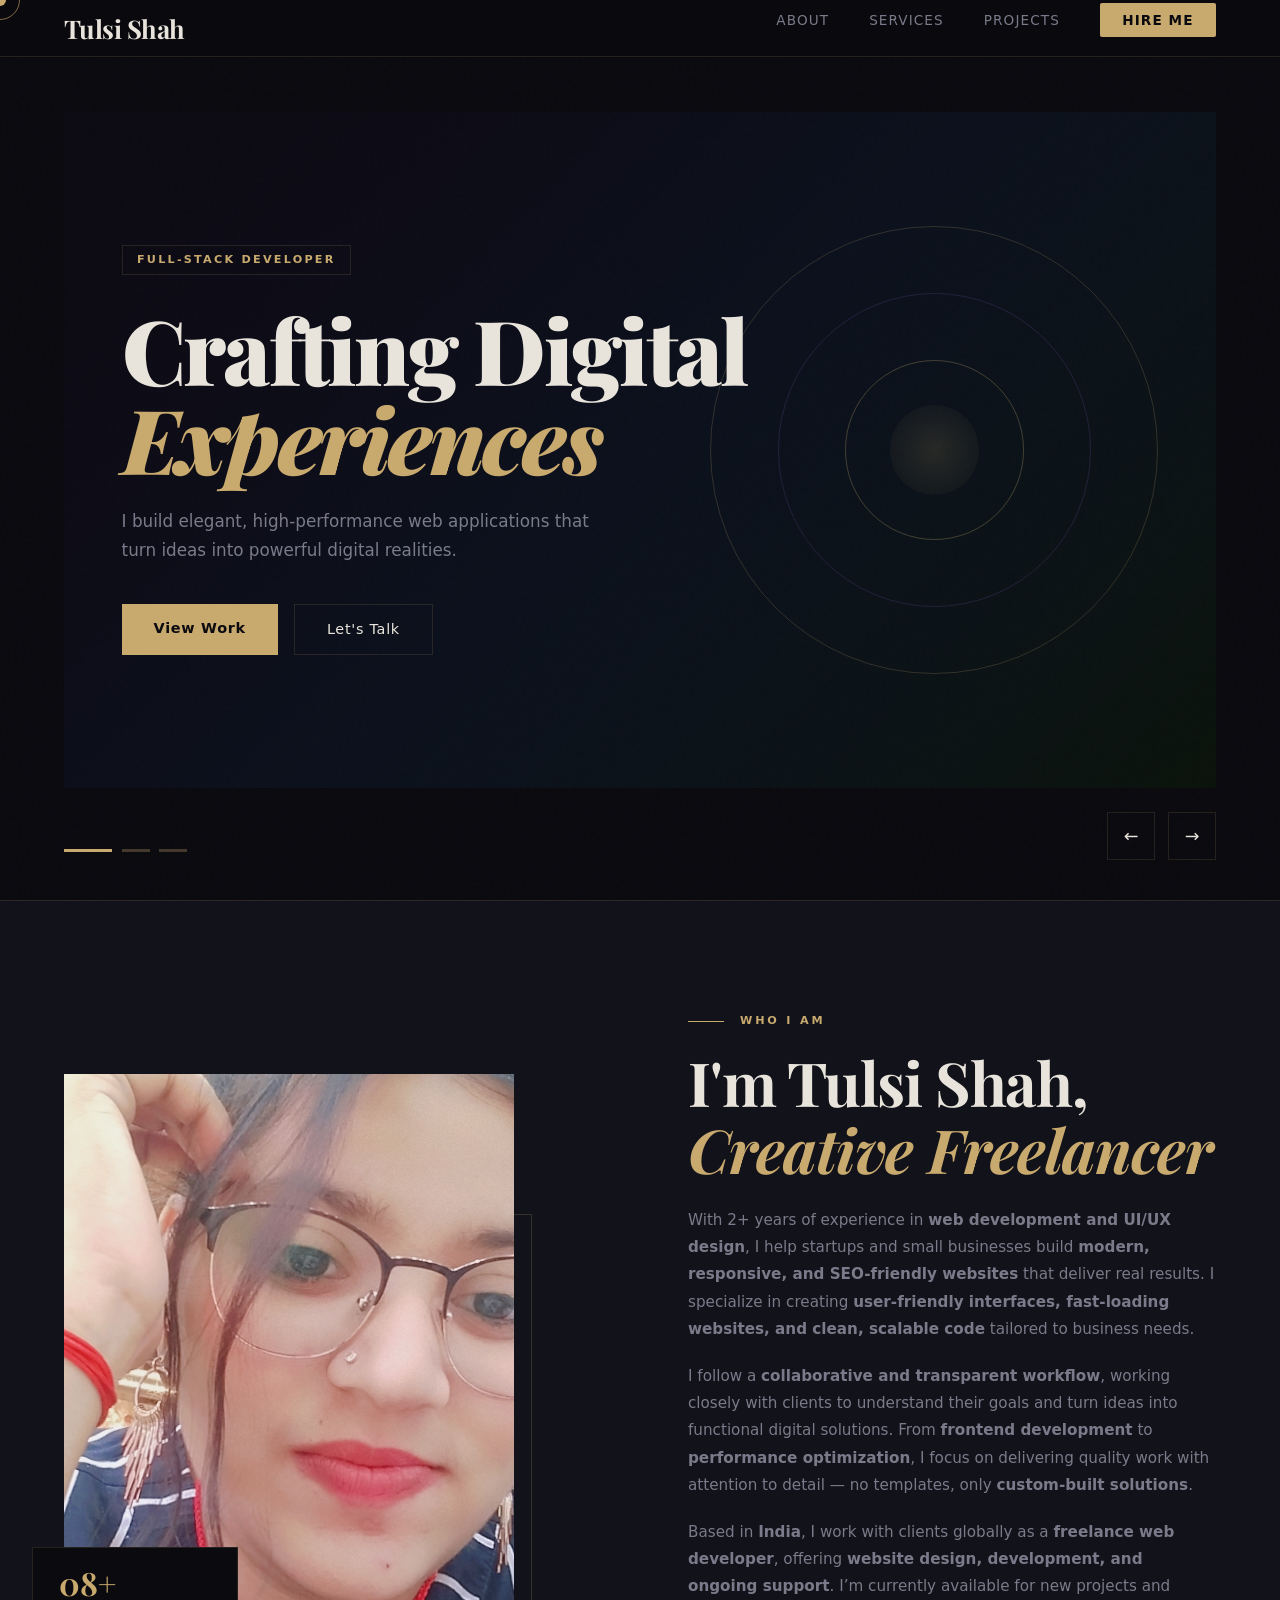
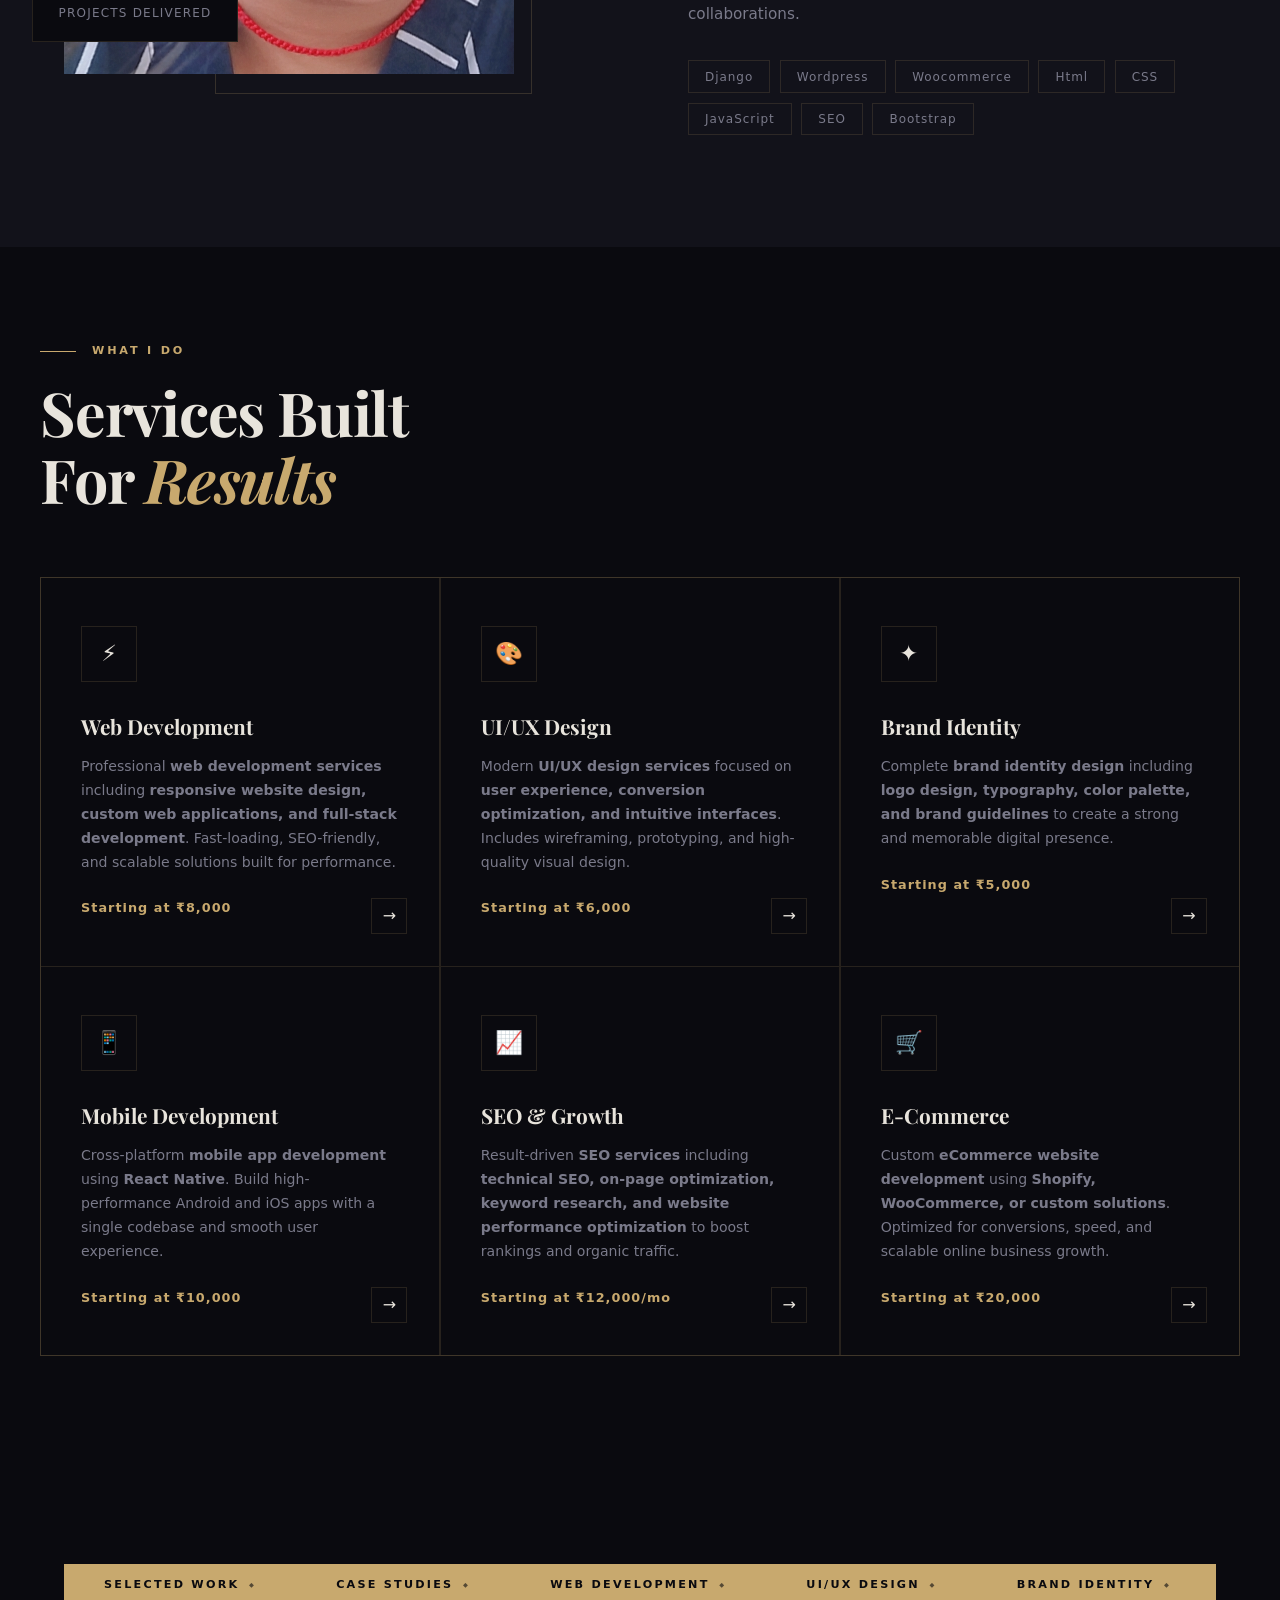
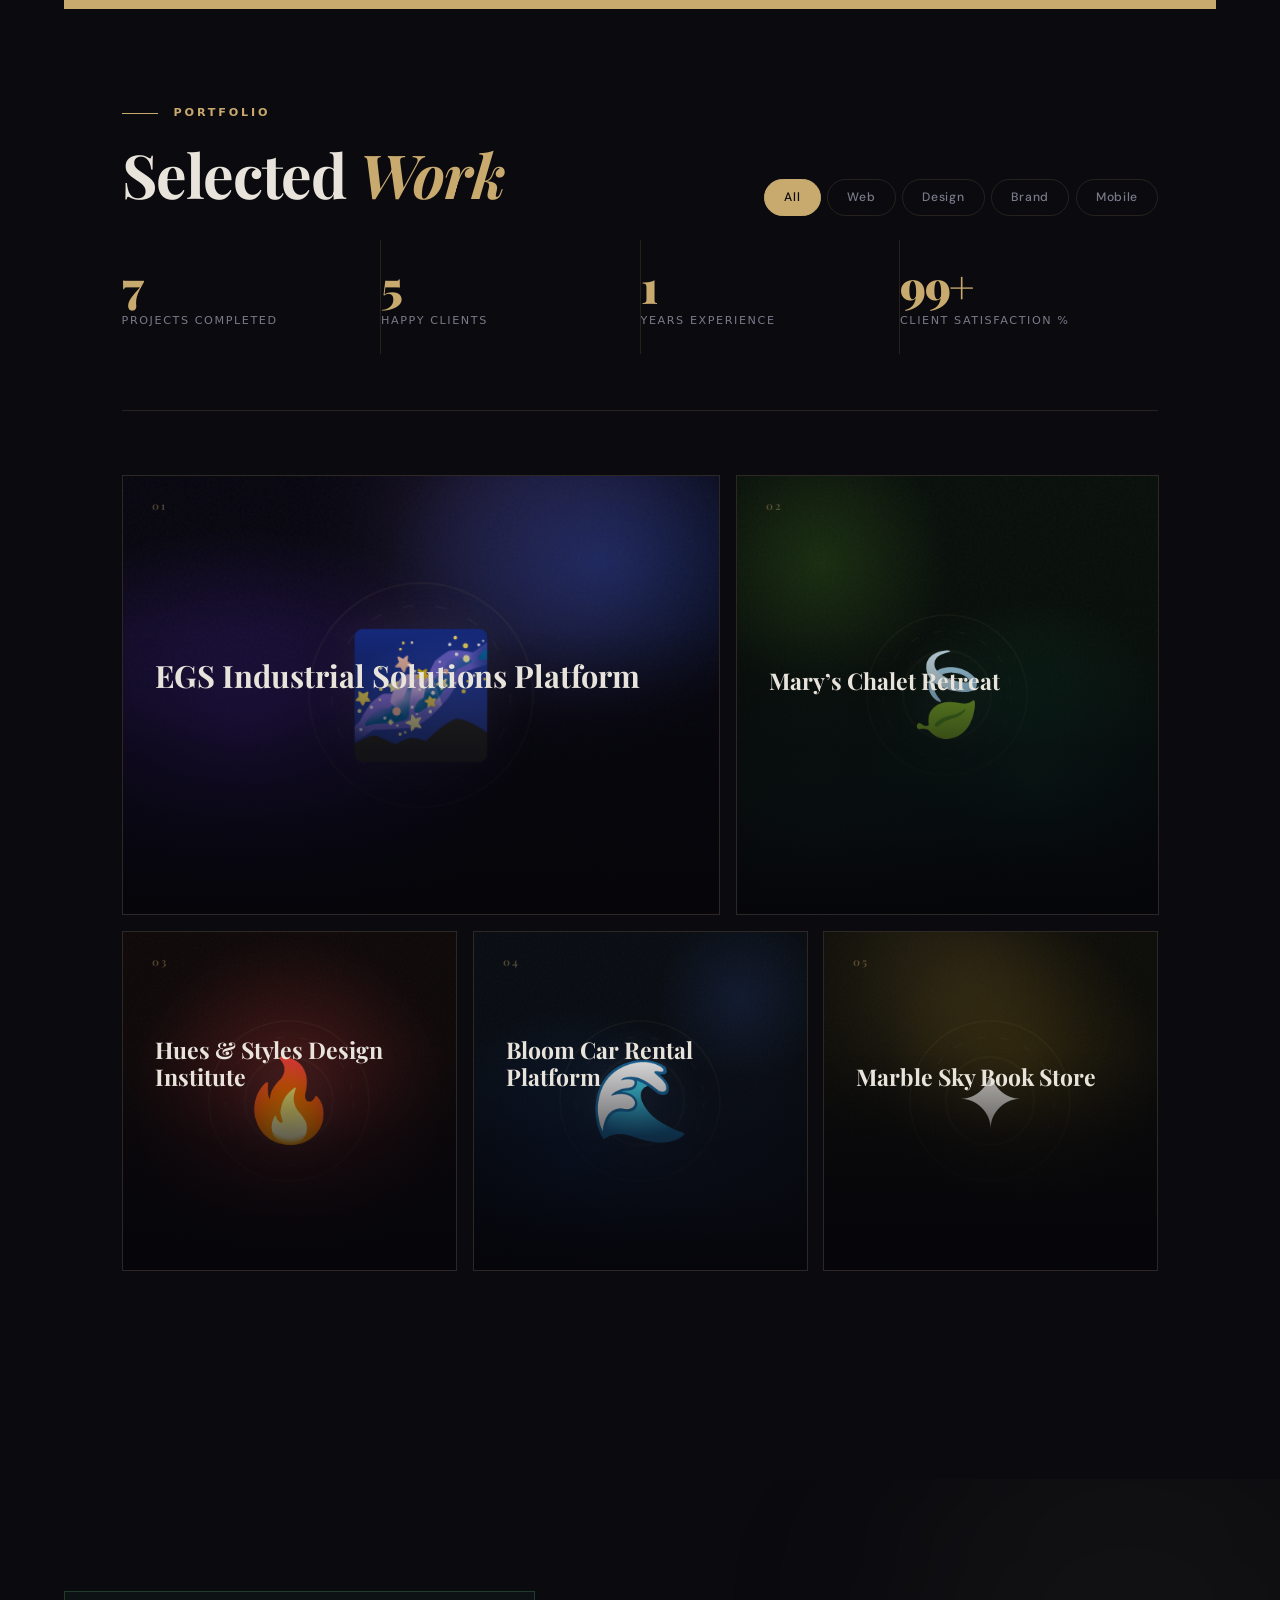
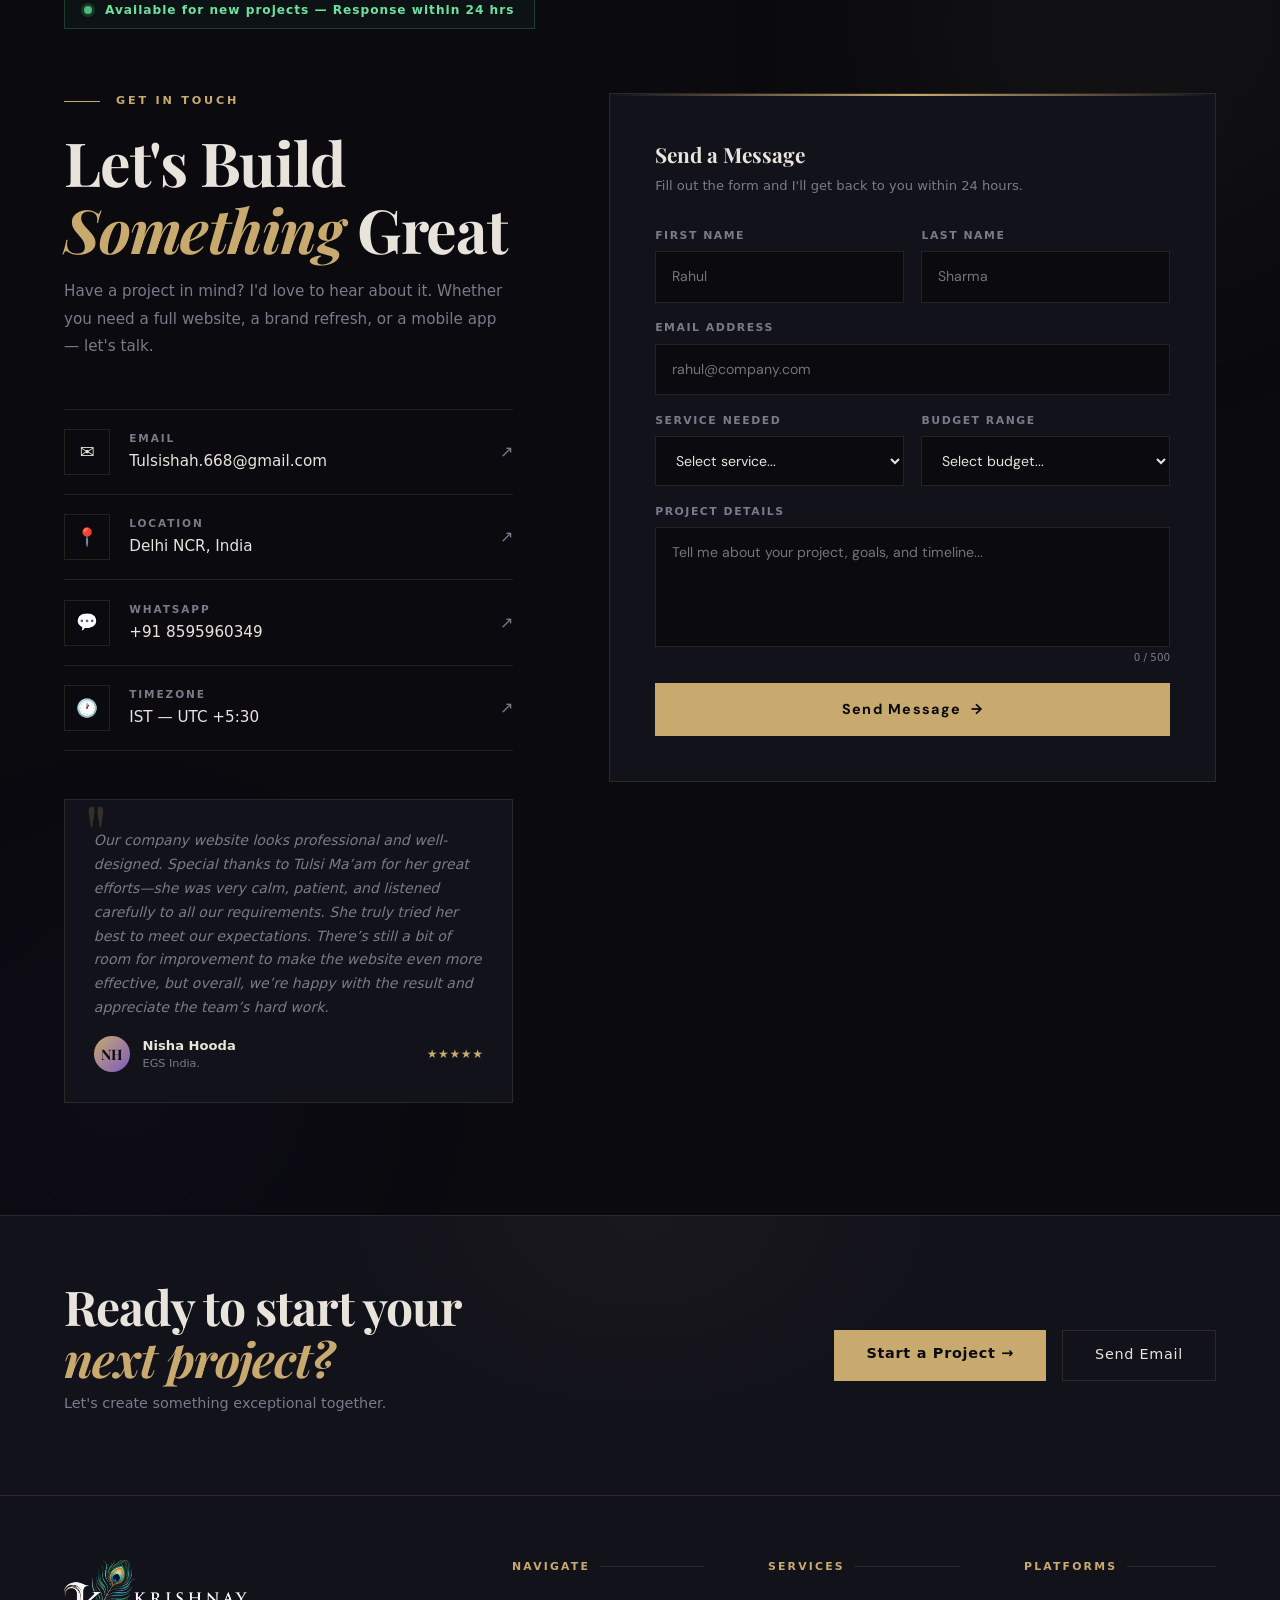
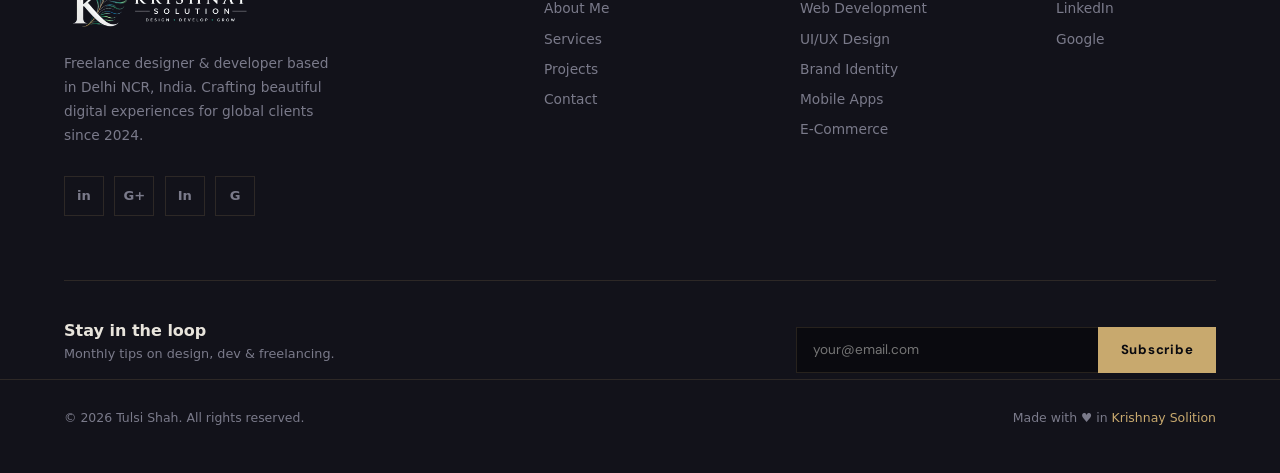
<file: index.html>
<!doctype html>
<html lang="en">
<head>

  <!-- ✅ Basic Meta -->
  <meta charset="utf-8">
  <meta name="viewport" content="width=device-width, initial-scale=1">

  <!-- ✅ Brand Focus Title -->
  <title>Tulsi Shah | Web Developer & SEO Expert in Faridabad</title>

  <!-- ✅ SEO Description -->
  <meta name="description" content="Tulsi Shah is a professional web developer and SEO expert in India offering website design, digital marketing, and IT solutions to grow your business online.">

  <!-- ✅ Keywords -->
  <meta name="keywords" content="Tulsi Shah, web developer India, freelance web developer, website design India, SEO expert India, digital marketing">

  <meta name="author" content="Tulsi Shah">
  <meta name="robots" content="index, follow">

  <!-- ✅ Canonical -->
  <link rel="canonical" href="https://tulsishah.netlify.app/">

  <!-- ✅ Open Graph -->
  <meta property="og:title" content="Tulsi Shah | Web Developer & SEO Expert">
  <meta property="og:description" content="Grow your business with Tulsi Shah. Expert website development, SEO and digital marketing services in India.">
  <meta property="og:image" content="https://tulsishah.netlify.app/image/preview.jpg">
  <meta property="og:url" content="https://tulsishah.netlify.app/">
  <meta property="og:type" content="website">

  <!-- ✅ Twitter Card -->
  <meta name="twitter:card" content="summary_large_image">
  <meta name="twitter:title" content="Tulsi Shah">
  <meta name="twitter:description" content="Professional web development and SEO services in India.">
  <meta name="twitter:image" content="https://tulsishah.netlify.app/image/preview.jpg">

  <!-- ✅ Favicon -->
  <link rel="icon" type="image/png" href="/image/fabimg.png">

  <!-- ✅ Fonts -->
  <link rel="preconnect" href="https://fonts.googleapis.com">
  <link rel="preconnect" href="https://fonts.gstatic.com" crossorigin>
  <link href="https://fonts.googleapis.com/css2?family=Abril+Fatface&family=Cookie&family=Fugaz+One&display=swap" rel="stylesheet">

  <!-- ✅ CSS -->
  <link rel="stylesheet" href="/css/style.css">

  <!-- ✅ Bootstrap -->
  <link href="https://cdn.jsdelivr.net/npm/bootstrap@5.0.2/dist/css/bootstrap.min.css" rel="stylesheet">

  <!-- ✅ Font Awesome -->
  <link rel="stylesheet" href="https://cdnjs.cloudflare.com/ajax/libs/font-awesome/6.7.1/css/all.min.css">

  <!-- font-family -->
  <link href="https://fonts.googleapis.com/css2?family=Playfair+Display:ital,wght@0,400;0,700;0,900;1,400&family=DM+Sans:wght@300;400;500;600&display=swap" rel="stylesheet">

  <!-- ✅ Structured Data -->
  <script type="application/ld+json">
  {
    "@context": "https://schema.org",
    "@type": "Person",
    "name": "Tulsi Shah",
    "url": "https://tulsishah.netlify.app/",
    "image": "https://tulsishah.netlify.app/image/fabimg.png",
    "sameAs": [
      "https://www.instagram.com/",
      "https://www.linkedin.com/"
    ],
    "jobTitle": "Web Developer & SEO Expert",
    "worksFor": {
      "@type": "Organization",
      "name": "Freelance"
    }
  }
  </script>

</head>


</head>
<body>

<!-- Cursor -->
<div class="cursor" id="cursor"></div>
<div class="cursor-ring" id="cursorRing"></div>

<!-- Progress bar -->
<div class="progress-bar" id="progressBar"></div>

<!-- NAV -->
<nav id="navbar">
  <!-- <a href="#" class="logo">Krishnay <span>Solution</span></a> -->
  <a href="#" class="logo">
    <span>Tulsi Shah</span>
 </a>
  <ul class="nav-links" id="navLinks">
    <li><a href="#about">About</a></li>
    <li><a href="#services">Services</a></li>
    <li><a href="#projectss">Projects</a></li>
    <li><a href="#contact" class="nav-cta">Hire Me</a></li>
  </ul>
  <div class="hamburger" id="hamburger" onclick="toggleMenu()">
    <span></span><span></span><span></span>
  </div>
</nav>

<!-- HERO SLIDER -->
<section id="hero">
  <div class="slides-container">

    <div class="slide active">
      <div class="slide-bg"></div>
      <div class="slide-overlay"></div>
      <div class="slide-content">
        <div class="slide-tag">Full-Stack Developer</div>
        <h1 class="slide-title">Crafting Digital<br><em>Experiences</em></h1>
        <p class="slide-desc">I build elegant, high-performance web applications that turn ideas into powerful digital realities.</p>
        <div class="slide-btns">
          <a href="#projects" class="btn-primary">View Work</a>
          <a href="#contact" class="btn-outline">Let's Talk</a>
        </div>
      </div>
      <div class="slide-geo">
        <div class="geo-ring"></div>
        <div class="geo-ring"></div>
        <div class="geo-ring"></div>
        <div class="geo-center"></div>
      </div>
    </div>

    <div class="slide">
      <div class="slide-bg"></div>
      <div class="slide-overlay"></div>
      <div class="slide-content">
        <div class="slide-tag">UI/UX Designer</div>
        <h1 class="slide-title">Design that<br><em>Converts</em></h1>
        <p class="slide-desc">Beautiful interfaces backed by research and built for humans — pixel-perfect and purpose-driven.</p>
        <div class="slide-btns">
          <a href="#services" class="btn-primary">My Services</a>
          <a href="#about" class="btn-outline">About Me</a>
        </div>
      </div>
      <div class="slide-geo">
        <div class="geo-ring"></div>
        <div class="geo-ring"></div>
        <div class="geo-ring"></div>
        <div class="geo-center"></div>
      </div>
    </div>

    <div class="slide">
      <div class="slide-bg"></div>
      <div class="slide-overlay"></div>
      <div class="slide-content">
        <div class="slide-tag">Brand Strategist</div>
        <h1 class="slide-title">Brand Stories<br><em>Worth</em> Telling</h1>
        <p class="slide-desc">From concept to launch, I craft identities that resonate, differentiate, and stand the test of time.</p>
        <div class="slide-btns">
          <a href="#contact" class="btn-primary">Start a Project</a>
          <a href="#projects" class="btn-outline">Case Studies</a>
        </div>
      </div>
      <div class="slide-geo">
        <div class="geo-ring"></div>
        <div class="geo-ring"></div>
        <div class="geo-ring"></div>
        <div class="geo-center"></div>
      </div>
    </div>

  </div>

  <div class="slider-controls">
    <button class="dot active" onclick="goTo(0)"></button>
    <button class="dot" onclick="goTo(1)"></button>
    <button class="dot" onclick="goTo(2)"></button>
  </div>

  <div class="slider-arrows">
    <button class="arrow-btn" onclick="prevSlide()">←</button>
    <button class="arrow-btn" onclick="nextSlide()">→</button>
  </div>
</section>

<!-- ABOUT -->
<section id="about">
  <div class="about-grid">
    <div class="about-visual reveal">
      <div class="about-img-frame">
        <div class="about-img-bg">
            <img src="/image/circle.jpg" alt="">
        </div>
      </div>
      <div class="about-border-deco"></div>
      <div class="about-stat-card">
        <div class="stat-num">08+</div>
        <div class="stat-label">Projects Delivered</div>
      </div>
    </div>
    <div class="about-text reveal reveal-delay-2">
      <div class="section-label">Who I Am</div>
      <h2 class="section-title">I'm Tulsi Shah,<br><em style="font-style:italic;color:var(--accent)">Creative Freelancer</em></h2>
      <p>With 2+ years of experience in <strong>web development and UI/UX design</strong>, I help startups and small businesses build <strong>modern, responsive, and SEO-friendly websites</strong> that deliver real results. I specialize in creating <strong>user-friendly interfaces, fast-loading websites, and clean, scalable code</strong> tailored to business needs.</p>
      <p>I follow a <strong>collaborative and transparent workflow</strong>, working closely with clients to understand their goals and turn ideas into functional digital solutions. From <strong>frontend development</strong> to <strong>performance optimization</strong>, I focus on delivering quality work with attention to detail — no templates, only <strong>custom-built solutions</strong>.</p>
      <p>Based in <strong>India</strong>, I work with clients globally as a <strong>freelance web developer</strong>, offering <strong>website design, development, and ongoing support</strong>. I’m currently available for new projects and collaborations.</p>
      <div class="skills-tags">
        <span class="tag">Django</span>
        <span class="tag">Wordpress</span>
        <span class="tag">Woocommerce</span>
        <span class="tag">Html</span>
        <span class="tag">CSS</span>
        <span class="tag">JavaScript</span>
        <span class="tag">SEO</span>
        <span class="tag">Bootstrap</span>
      </div>
    </div>
  </div>
</section>

<!-- SERVICES -->
<section id="services" style="padding: 6rem 0%">
  <div style="max-width:1200px;margin:0 auto">
    <div class="services-header reveal">
      <div class="section-label">What I Do</div>
      <h2 class="section-title">Services Built<br>For <em style="font-style:italic;color:var(--accent)">Results</em></h2>
    </div>

    <div class="services-grid reveal reveal-delay-1">

      <div class="service-card">
        <div class="service-icon">⚡</div>
        <div class="service-name">Web Development</div>
        <p class="service-desc">
          Professional <strong>web development services</strong> including <strong>responsive website design, custom web applications, and full-stack development</strong>. Fast-loading, SEO-friendly, and scalable solutions built for performance.
        </p>
        <div class="service-price">Starting at ₹8,000</div>
        <div class="service-arrow">→</div>
      </div>

      <div class="service-card">
        <div class="service-icon">🎨</div>
        <div class="service-name">UI/UX Design</div>
        <p class="service-desc">
          Modern <strong>UI/UX design services</strong> focused on <strong>user experience, conversion optimization, and intuitive interfaces</strong>. Includes wireframing, prototyping, and high-quality visual design.
        </p>
        <div class="service-price">Starting at ₹6,000</div>
        <div class="service-arrow">→</div>
      </div>

      <div class="service-card">
        <div class="service-icon">✦</div>
        <div class="service-name">Brand Identity</div>
        <p class="service-desc">
          Complete <strong>brand identity design</strong> including <strong>logo design, typography, color palette, and brand guidelines</strong> to create a strong and memorable digital presence.
        </p>
        <div class="service-price">Starting at ₹5,000</div>
        <div class="service-arrow">→</div>
      </div>

      <div class="service-card">
        <div class="service-icon">📱</div>
        <div class="service-name">Mobile Development</div>
        <p class="service-desc">
          Cross-platform <strong>mobile app development</strong> using <strong>React Native</strong>. Build high-performance Android and iOS apps with a single codebase and smooth user experience.
        </p>
        <div class="service-price">Starting at ₹10,000</div>
        <div class="service-arrow">→</div>
      </div>

      <div class="service-card">
        <div class="service-icon">📈</div>
        <div class="service-name">SEO & Growth</div>
        <p class="service-desc">
          Result-driven <strong>SEO services</strong> including <strong>technical SEO, on-page optimization, keyword research, and website performance optimization</strong> to boost rankings and organic traffic.
        </p>
        <div class="service-price">Starting at ₹12,000/mo</div>
        <div class="service-arrow">→</div>
      </div>

      <div class="service-card">
        <div class="service-icon">🛒</div>
        <div class="service-name">E-Commerce</div>
        <p class="service-desc">
          Custom <strong>eCommerce website development</strong> using <strong>Shopify, WooCommerce, or custom solutions</strong>. Optimized for conversions, speed, and scalable online business growth.
        </p>
        <div class="service-price">Starting at ₹20,000</div>
        <div class="service-arrow">→</div>
      </div>

    </div>
  </div>
</section>

<!-- PROJECTS -->
<section id="projectss">

  <!-- Dual marquee -->
  <div class="projects-marquee-wrap">
    <div class="marquee-track">
      <span>Selected Work</span><span>Case Studies</span><span>Web Development</span><span>UI/UX Design</span>
      <span>Brand Identity</span><span>E-Commerce</span><span>Mobile Apps</span><span>Motion Design</span>
      <span>Selected Work</span><span>Case Studies</span><span>Web Development</span><span>UI/UX Design</span>
      <span>Brand Identity</span><span>E-Commerce</span><span>Mobile Apps</span><span>Motion Design</span>
    </div>
  </div>

  <div class="projects-inner">

    <!-- Header -->
    <div class="projects-header reveal">
      <div>
        <div class="section-label">Portfolio</div>
        <h2 class="section-title">Selected <em style="font-style:italic;color:var(--accent)">Work</em></h2>
      </div>
      <div class="project-filter">
        <button class="filter-btn active" data-filter="all">All</button>
        <button class="filter-btn" data-filter="web">Web</button>
        <button class="filter-btn" data-filter="design">Design</button>
        <button class="filter-btn" data-filter="brand">Brand</button>
        <button class="filter-btn" data-filter="mobile">Mobile</button>
      </div>
    </div>

    <!-- Stats bar -->
   <div class="projects-stats reveal">
  <div class="pstat">
    <span class="pstat-num" data-count="8">0</span>
    <span class="pstat-label">Projects Completed</span>
  </div>

  <div class="pstat">
    <span class="pstat-num" data-count="6">0</span>
    <span class="pstat-label">Happy Clients</span>
  </div>

  <div class="pstat">
    <span class="pstat-num" data-count="2">0</span>
    <span class="pstat-label">Years Experience</span>
  </div>

  <div class="pstat">
    <span class="pstat-num" data-count="100">0</span>
    <span class="pstat-label">Client Satisfaction %</span>
  </div>
</div>

    <!-- Bento grid -->
    <div class="projects-bento">

      <!-- Card 1 — Featured large -->
      <div class="pcard pcard-1 reveal" data-category="web" data-project="0">
        <div class="pcard-visual"></div>
        <div class="pcard-noise"></div>
        <div class="pcard-spotlight"></div>
        <div class="pcard-blob"></div>
        <div class="pcard-grid-deco"></div>
        <svg class="pcard-orbit" viewBox="0 0 100 100"><circle cx="50" cy="50"/><circle cx="50" cy="50"/><circle cx="50" cy="50"/></svg>
        <div class="pcard-icon" style="position:absolute;inset:0;font-size:7.5rem">🌌</div>
        <div class="pcard-content">
          <div class="pcard-num">01</div>
          <div class="pcard-status"><div class="pcard-status-dot"></div>Live</div>
          <div class="pcard-chips">
            <span class="pcard-chip">EHS COMPLIANCE</span>
            <span class="pcard-chip">ESG SOLUTIONS</span>
            <span class="pcard-chip">SUSTAINABILITY</span>
          </div>
          <div class="pcard-title">EGS Industrial Solutions Platform</div>
          <div class="pcard-desc">End-to-end environmental engineering, EHS compliance, and ESG transformation solutions for industries — covering water treatment, air pollution control, fire safety, and sustainable operations.</div>
          <div class="pcard-metric"><span class="pcard-metric-icon">📈</span> +45% improvement in compliance efficiency across industrial operations</div>
          <div class="pcard-actions">
            <!-- <span class="pcard-year">based on company establishment</span> -->
            <a href="https://egsindia.co.in/" target="_blank" class="pcard-open-btn">
  View Project ↗
</a>
          </div>
        </div>
      </div>

      <!-- Card 2 -->
      <div class="pcard pcard-2 reveal reveal-delay-1" data-category="brand" data-project="1">
        <div class="pcard-visual"></div>
        <div class="pcard-noise"></div>
        <div class="pcard-spotlight"></div>
        <div class="pcard-blob"></div>
        <div class="pcard-grid-deco"></div>
        <svg class="pcard-orbit" viewBox="0 0 100 100"><circle cx="50" cy="50"/><circle cx="50" cy="50"/><circle cx="50" cy="50"/></svg>
        <div class="pcard-icon" style="position:absolute;inset:0">🍃</div>
        <div class="pcard-content">
          <div class="pcard-num">02</div>
          <div class="pcard-status"><div class="pcard-status-dot"></div>Live</div>
          <div class="pcard-chips">
            <span class="pcard-chip">LUXURY STAY</span>
            <span class="pcard-chip">MOUNTAIN VIEW</span>
          </div>
          <div class="pcard-title">Mary’s Chalet Retreat</div>
          <div class="pcard-desc">Experience peaceful mountain living with premium cottage stays, scenic views, and personalized hospitality in the heart of Manali. Designed for comfort, relaxation, and unforgettable travel experiences.</div>
          <div class="pcard-metric"><span class="pcard-metric-icon">✦</span> Top-rated mountain stay with premium guest satisfaction & scenic location</div>
          <div class="pcard-actions">
            <!-- <span class="pcard-year">Manali, Himachal Pradesh</span> -->
           <a href="https://maryschalet.com/" target="_blank" class="pcard-open-btn">
  View Project ↗
</a>
          </div>
        </div>
      </div>

      <!-- Card 3 -->
      <div class="pcard pcard-3 reveal" data-category="web" data-project="2">
        <div class="pcard-visual"></div>
        <div class="pcard-noise"></div>
        <div class="pcard-spotlight"></div>
        <div class="pcard-blob"></div>
        <div class="pcard-grid-deco"></div>
        <svg class="pcard-orbit" viewBox="0 0 100 100"><circle cx="50" cy="50"/><circle cx="50" cy="50"/><circle cx="50" cy="50"/></svg>
        <div class="pcard-icon" style="position:absolute;inset:0">🔥</div>
        <div class="pcard-content">
          <div class="pcard-num">03</div>
          <div class="pcard-status"><div class="pcard-status-dot"></div>Live</div>
          <div class="pcard-chips">
            <span class="pcard-chip">FASHION DESIGN</span>
            <span class="pcard-chip">INTERIOR DESIGN</span>
          </div>
          <div class="pcard-title">Hues & Styles Design Institute</div>
          <div class="pcard-desc">Empowering future designers with industry-focused fashion and interior design programs, advanced curriculum, and expert mentorship to build successful creative careers.</div>
          <!-- <div class="pcard-metric"><span class="pcard-metric-icon">💰</span> +34% conversion rate</div> -->
          <div class="pcard-actions">
            <span class="pcard-year">2025</span>
            <a href="https://huesandstyles.net" target="_blank" class="pcard-open-btn">
  View Project ↗
</a>
          </div>
        </div>
      </div>

      <!-- Card 4 -->
      <div class="pcard pcard-4 reveal reveal-delay-1" data-category="mobile" data-project="3">
        <div class="pcard-visual"></div>
        <div class="pcard-noise"></div>
        <div class="pcard-spotlight"></div>
        <div class="pcard-blob"></div>
        <div class="pcard-grid-deco"></div>
        <svg class="pcard-orbit" viewBox="0 0 100 100"><circle cx="50" cy="50"/><circle cx="50" cy="50"/><circle cx="50" cy="50"/></svg>
        <div class="pcard-icon" style="position:absolute;inset:0">🌊</div>
        <div class="pcard-content">
          <div class="pcard-num">04</div>
          <div class="pcard-status"><div class="pcard-status-dot"></div>Live</div>
          <div class="pcard-chips">
            <span class="pcard-chip">CAR RENTAL</span>
            <span class="pcard-chip">SELF DRIVE</span>
          </div>
          <div class="pcard-title">Bloom Car Rental Platform</div>
          <div class="pcard-desc">Affordable and reliable car rental services offering self-drive and chauffeur-driven vehicles with easy booking, flexible plans, and a wide range of cars for every journey.</div>
          <!-- <div class="pcard-metric"><span class="pcard-metric-icon">⭐</span> 4.9 rating on App Store</div> -->
          <div class="pcard-actions">
            <span class="pcard-year">2026</span>
            <a href="https://bloomcarrental.co.in" target="_blank" class="pcard-open-btn">
  View Project ↗
</a>
          </div>
        </div>
      </div>

      <!-- Card 5 -->
      <div class="pcard pcard-5 reveal reveal-delay-2" data-category="design" data-project="4">
        <div class="pcard-visual"></div>
        <div class="pcard-noise"></div>
        <div class="pcard-spotlight"></div>
        <div class="pcard-blob"></div>
        <div class="pcard-grid-deco"></div>
        <svg class="pcard-orbit" viewBox="0 0 100 100"><circle cx="50" cy="50"/><circle cx="50" cy="50"/><circle cx="50" cy="50"/></svg>
        <div class="pcard-icon" style="position:absolute;inset:0">✦</div>
        <div class="pcard-content">
          <div class="pcard-num">05</div>
          <div class="pcard-status"><div class="pcard-status-dot"></div>Live</div>
          <div class="pcard-chips">
            <span class="pcard-chip">ONLINE BOOKSTORE</span>
            <span class="pcard-chip">WOOCOMMERCE</span>
          </div>
          <div class="pcard-title">Marble Sky Book Store</div>
          <div class="pcard-desc">A modern WooCommerce-powered online bookstore offering a wide collection of educational, academic, and general reading books with a smooth and user-friendly shopping experience.</div>
          <!-- <div class="pcard-metric"><span class="pcard-metric-icon">🏆</span> Awwwards Site of the Day</div> -->
          <div class="pcard-actions">
            <span class="pcard-year">2026</span>
            <a href="https://marbleskycorp.com" target="_blank" class="pcard-open-btn">
  View Project ↗
</a>
          </div>
        </div>
      </div>

    </div>
  </div>
</section>

<!-- ULTRA PROJECT MODAL -->
<div class="pmodal-backdrop" id="pmodalBackdrop" onclick="closeModalOutside(event)">
  <div class="pmodal" id="pmodal">
    <div class="pmodal-hero" id="pmodalHero">
      <div class="pmodal-hero-bg" id="pmodalHeroBg"></div>
      <span id="pmodalEmoji" style="font-size:5.5rem;position:relative;z-index:2;filter:drop-shadow(0 0 30px rgba(255,255,255,0.15))"></span>
      <button class="pmodal-close" onclick="closeModal()">✕</button>
    </div>
    <div class="pmodal-tabs" id="pmodalTabs">
      <div class="pmodal-tab active" data-tab="overview">Overview</div>
      <div class="pmodal-tab" data-tab="results">Results</div>
      <div class="pmodal-tab" data-tab="tech">Tech Stack</div>
    </div>
    <div class="pmodal-body">
      <!-- Overview panel -->
      <div class="pmodal-panel active" id="pmodal-overview">
        <div class="pmodal-meta" id="pmodalMeta"></div>
        <div class="pmodal-title" id="pmodalTitle"></div>
        <div class="pmodal-subtitle" id="pmodalSubtitle"></div>
        <div class="pmodal-desc" id="pmodalDesc"></div>
        <div class="pmodal-details" id="pmodalDetails"></div>
        <div class="pmodal-btns">
          <a href="#contact" class="btn-primary" onclick="closeModal()">Start Similar Project →</a>
          <a href="#" class="btn-outline">Live Preview ↗</a>
        </div>
      </div>
      <!-- Results panel -->
      <div class="pmodal-panel" id="pmodal-results">
        <div class="pmodal-results" id="pmodalResults"></div>
        <div class="pmodal-desc" id="pmodalResultsDesc" style="margin-top:1.5rem"></div>
      </div>
      <!-- Tech panel -->
      <div class="pmodal-panel" id="pmodal-tech">
        <div style="margin-bottom:1.5rem">
          <div class="pdl" style="margin-bottom:1rem">Technologies Used</div>
          <div class="pmodal-tech-grid" id="pmodalTechGrid"></div>
        </div>
        <div class="pdl" style="margin-bottom:1rem">Skill Breakdown</div>
        <div class="pmodal-skill-bars" id="pmodalSkillBars"></div>
      </div>
    </div>
  </div>
</div>

<!-- CONTACT -->
<section id="contact">
  <div class="contact-inner">
    <div class="contact-avail reveal">
      <div class="avail-dot"></div>
      Available for new projects — Response within 24 hrs
    </div>
    <div class="contact-wrapper">

      <!-- Left: Info -->
      <div class="contact-info reveal">
        <div class="section-label">Get In Touch</div>
        <h2 class="section-title">Let's Build<br><em style="font-style:italic;color:var(--accent)">Something</em> Great</h2>
        <p>Have a project in mind? I'd love to hear about it. Whether you need a full website, a brand refresh, or a mobile app — let's talk.</p>
        <div class="contact-items">
          <div class="contact-item">
            <div class="c-icon"><span>✉</span></div>
            <div class="c-text">
              <div class="c-label">Email</div>
              <div class="c-value">Tulsishah.668@gmail.com</div>
            </div>
            <div class="c-arrow">↗</div>
          </div>
          <div class="contact-item">
            <div class="c-icon"><span>📍</span></div>
            <div class="c-text">
              <div class="c-label">Location</div>
              <div class="c-value">Delhi NCR, India</div>
            </div>
            <div class="c-arrow">↗</div>
          </div>
          <div class="contact-item">
            <div class="c-icon"><span>💬</span></div>
            <div class="c-text">
              <div class="c-label">WhatsApp</div>
              <div class="c-value">+91 8595960349</div>
            </div>
            <div class="c-arrow">↗</div>
          </div>
          <div class="contact-item">
            <div class="c-icon"><span>🕐</span></div>
            <div class="c-text">
              <div class="c-label">Timezone</div>
              <div class="c-value">IST — UTC +5:30</div>
            </div>
            <div class="c-arrow">↗</div>
          </div>
        </div>

        <!-- Mini testimonial -->
        <div class="contact-testimonial reveal reveal-delay-2">
          <div class="ct-text">
Our company website looks professional and well-designed. Special thanks to Tulsi Ma’am for her great efforts—she was very calm, patient, and listened carefully to all our requirements. She truly tried her best to meet our expectations. There’s still a bit of room for improvement to make the website even more effective, but overall, we’re happy with the result and appreciate the team’s hard work.</div>
          <div class="ct-author">
            <div class="ct-avatar">NH</div>
            <div>
              <div class="ct-name">Nisha Hooda</div>
              <div class="ct-role">EGS India.</div>
            </div>
            <div class="ct-stars" style="margin-left:auto">★★★★★</div>
          </div>
        </div>

       
      </div>

      <!-- Right: Form -->
     <div class="contact-form-wrap reveal reveal-delay-1">
  <div class="form-title">Send a Message</div>
  <div class="form-subtitle">Fill out the form and I'll get back to you within 24 hours.</div>

  <!-- FORM START -->
  <form id="contactForm" class="contact-form">

    <div class="form-row">
      <div class="form-group">
        <label>First Name</label>
        <input type="text" name="firstName" placeholder="Rahul" required>
      </div>
      <div class="form-group">
        <label>Last Name</label>
        <input type="text" name="lastName" placeholder="Sharma">
      </div>
    </div>

    <div class="form-group">
      <label>Email Address</label>
      <input type="email" name="email" placeholder="rahul@company.com" required>
    </div>

    <div class="form-row">
      <div class="form-group">
        <label>Service Needed</label>
        <select name="service" required>
          <option value="" disabled selected>Select service...</option>
          <option>Web Development</option>
          <option>UI/UX Design</option>
          <option>Brand Identity</option>
          <option>Mobile Development</option>
          <option>SEO & Growth</option>
          <option>E-Commerce</option>
          <option>Other</option>
        </select>
      </div>

      <div class="form-group">
        <label>Budget Range</label>
        <select name="budget" required>
          <option value="" disabled selected>Select budget...</option>
          <option>₹10,000 – ₹25,000</option>
          <option>₹25,000 – ₹50,000</option>
          <option>₹50,000 – ₹1,00,000</option>
          <option>₹1,00,000+</option>
        </select>
      </div>
    </div>

    <div class="form-group">
      <label>Project Details</label>
      <textarea id="msgTextarea" name="message"
        placeholder="Tell me about your project, goals, and timeline..."
        oninput="updateCharCount(this)" maxlength="500"></textarea>
      <div class="char-counter" id="charCounter">0 / 500</div>
    </div>

    <button type="submit" class="submit-btn">
      Send Message <span class="submit-arrow">→</span>
    </button>

  </form>
  <!-- FORM END -->
</div>


<!-- JS START -->
<script>
const form = document.getElementById("contactForm");

form.addEventListener("submit", function(e) {
  e.preventDefault();

  const formData = new FormData(form);

  const data = {
    firstName: formData.get("firstName"),
    lastName: formData.get("lastName"),
    email: formData.get("email"),
    service: formData.get("service"),
    budget: formData.get("budget"),
    message: formData.get("message")
  };

  console.log("Form Data:", data);

  // Fake success (for now)
  alert("✅ Message sent successfully!");

  form.reset();
  document.getElementById("charCounter").innerText = "0 / 500";
});

function updateCharCount(textarea) {
  const counter = document.getElementById("charCounter");
  counter.innerText = textarea.value.length + " / 500";
}
</script>

    </div>
  </div>
</section>

<!-- FOOTER -->
<footer>
  <!-- Big CTA strip -->
  <div class="footer-cta-strip">
    <div class="footer-cta-text reveal">
      <h3>Ready to start your<br><em>next project?</em></h3>
      <p>Let's create something exceptional together.</p>
    </div>
    <div class="footer-cta-btns reveal reveal-delay-1">
      <a href="#contact" class="btn-primary">Start a Project →</a>
      <a href="mailto:tulsishah668@gmail.com" class="btn-outline">Send Email</a>
    </div>
  </div>

  <!-- Main grid -->
  <div class="footer-main">
    <div class="footer-brand">
      <a href="/" class="logo">
        <img src="/image/krishnay.png" alt="">
      </a>
      <p>Freelance designer & developer based in Delhi NCR, India. Crafting beautiful digital experiences for global clients since 2024.</p>
      <div class="footer-socials">
        <!-- <a href="#" class="social-btn"><span>𝕏</span></a> -->
        <a href="https://www.linkedin.com/in/tulsi-shah-linkdin668/" class="social-btn"><span>in</span></a>
        <a href="https://share.google/7AHe0qBE3yqdWrmoT" class="social-btn"><span>G+</span></a>
        <a href="https://www.instagram.com/krishnay_it__web_design__seo" class="social-btn"><span>In</span></a>
        <a href="https://github.com/Tulsisha" class="social-btn"><span>G</span></a>
      </div>
    </div>
    <div class="footer-col">
      <h4>Navigate</h4>
      <ul class="footer-links">
        <li><a href="#about">About Me</a></li>
        <li><a href="#services">Services</a></li>
        <li><a href="#projects">Projects</a></li>
        <li><a href="#contact">Contact</a></li>
      </ul>
    </div>
    <div class="footer-col">
      <h4>Services</h4>
      <ul class="footer-links">
        <li><a href="#">Web Development</a></li>
        <li><a href="#">UI/UX Design</a></li>
        <li><a href="#">Brand Identity</a></li>
        <li><a href="#">Mobile Apps</a></li>
        <li><a href="#">E-Commerce</a></li>
      </ul>
    </div>
    <div class="footer-col">
      <h4>Platforms</h4>
      <ul class="footer-links">
        <li><a href="https://www.linkedin.com/in/tulsi-shah-linkdin668/" target="_blank">LinkedIn</a></li>
        <li><a href="https://share.google/7AHe0qBE3yqdWrmoT" target="_blank">Google</a></li>
        <!-- <li><a href="https://www.freelancer.com/u/Tulsisha" target="_blank">Freelancer.com</a></li>
        <li><a href="https://www.toptal.com/resume/tulsi-shah" target="_blank">Toptal</a></li>
        <li><a href="https://www.contra.com/tulsishah668" target="_blank">Contra</a></li> -->
      </ul>
    </div>

    <!-- Newsletter -->
    <div class="footer-newsletter">
      <div class="fn-text">
        <h5>Stay in the loop</h5>
        <p>Monthly tips on design, dev & freelancing.</p>
      </div>
      <div class="fn-form">
        <input type="email" class="fn-input" placeholder="your@email.com">
        <button class="fn-btn">Subscribe</button>
      </div>
    </div>
  </div>

  <!-- Bottom bar -->
  <div class="footer-bottom">
    <p>© 2026 Tulsi Shah. All rights reserved.</p>
    <!-- <div class="footer-legal">
      <a href="#">Privacy Policy</a>
      <a href="#">Terms of Service</a>
      <a href="#">Sitemap</a>
    </div> -->
    <p>Made with ♥ in <a href="https://share.google/7AHe0qBE3yqdWrmoT">Krishnay Solition</a></p>
  </div>
</footer>

<!-- Back to top -->
<button class="back-to-top" id="backToTop" onclick="window.scrollTo({top:0,behavior:'smooth'})">↑</button>

<script>
  // ── Custom cursor ──
  const cursor = document.getElementById('cursor');
  const ring = document.getElementById('cursorRing');
  let mx = 0, my = 0, rx = 0, ry = 0;
  document.addEventListener('mousemove', e => { mx = e.clientX; my = e.clientY; cursor.style.left = mx+'px'; cursor.style.top = my+'px'; });
  function animateRing() {
    rx += (mx - rx) * 0.12; ry += (my - ry) * 0.12;
    ring.style.left = rx+'px'; ring.style.top = ry+'px';
    requestAnimationFrame(animateRing);
  }
  animateRing();
  document.querySelectorAll('a, button, .service-card, .pcard, input, select, textarea').forEach(el => {
    el.addEventListener('mouseenter', () => { cursor.style.width='20px'; cursor.style.height='20px'; ring.style.width='60px'; ring.style.height='60px'; ring.style.opacity='0.3'; });
    el.addEventListener('mouseleave', () => { cursor.style.width='12px'; cursor.style.height='12px'; ring.style.width='40px'; ring.style.height='40px'; ring.style.opacity='0.6'; });
  });

  // Navbar scroll
  const navbar = document.getElementById('navbar');
  window.addEventListener('scroll', () => {
    navbar.classList.toggle('scrolled', window.scrollY > 60);
    const prog = (window.scrollY / (document.body.scrollHeight - window.innerHeight)) * 100;
    document.getElementById('progressBar').style.width = prog + '%';
  });

  // Mobile nav
  function toggleMenu() {
    document.getElementById('hamburger').classList.toggle('active');
    document.getElementById('navLinks').classList.toggle('open');
  }
  document.querySelectorAll('.nav-links a').forEach(a => a.addEventListener('click', () => {
    document.getElementById('hamburger').classList.remove('active');
    document.getElementById('navLinks').classList.remove('open');
  }));

  // Hero Slider
  let current = 0;
  const slides = document.querySelectorAll('.slide');
  const dots = document.querySelectorAll('.dot');
  let autoTimer = setInterval(nextSlide, 5000);
  function goTo(n) {
    slides[current].classList.remove('active');
    dots[current].classList.remove('active');
    current = (n + slides.length) % slides.length;
    slides[current].classList.add('active');
    dots[current].classList.add('active');
    clearInterval(autoTimer);
    autoTimer = setInterval(nextSlide, 5000);
  }
  function nextSlide() { goTo(current + 1); }
  function prevSlide() { goTo(current - 1); }
  document.addEventListener('keydown', e => {
    if (e.key === 'ArrowRight') nextSlide();
    if (e.key === 'ArrowLeft') prevSlide();
  });

  // Scroll reveal
  const revealEls = document.querySelectorAll('.reveal');
  const observer = new IntersectionObserver(entries => {
    entries.forEach(e => { if (e.isIntersecting) { e.target.classList.add('visible'); observer.unobserve(e.target); } });
  }, { threshold: 0.1 });
  revealEls.forEach(el => observer.observe(el));

  // ── Animated counters ──
  const counters = document.querySelectorAll('.pstat-num[data-count]');
  const counterObserver = new IntersectionObserver(entries => {
    entries.forEach(entry => {
      if (!entry.isIntersecting) return;
      const el = entry.target;
      const target = parseInt(el.dataset.count);
      let start = 0;
      const duration = 1600;
      const step = timestamp => {
        if (!start) start = timestamp;
        const progress = Math.min((timestamp - start) / duration, 1);
        const ease = 1 - Math.pow(1 - progress, 3);
        el.textContent = Math.floor(ease * target) + (target >= 100 ? '+' : target >= 10 ? '+' : '');
        if (progress < 1) requestAnimationFrame(step);
        else el.textContent = target + '+';
      };
      requestAnimationFrame(step);
      counterObserver.unobserve(el);
    });
  }, { threshold: 0.5 });
  counters.forEach(c => counterObserver.observe(c));

  // ── 3D Tilt + Spotlight on project cards ──
  document.querySelectorAll('.pcard').forEach(card => {
    const spotlight = card.querySelector('.pcard-spotlight');
    card.addEventListener('mousemove', e => {
      const rect = card.getBoundingClientRect();
      const x = e.clientX - rect.left, y = e.clientY - rect.top;
      const cx = rect.width/2, cy = rect.height/2;
      card.style.transform = `perspective(900px) rotateX(${((y-cy)/cy)*-7}deg) rotateY(${((x-cx)/cx)*9}deg) scale(1.025)`;
      if (spotlight) {
        spotlight.style.setProperty('--mx', (x/rect.width*100).toFixed(1)+'%');
        spotlight.style.setProperty('--my', (y/rect.height*100).toFixed(1)+'%');
      }
    });
    card.addEventListener('mouseleave', () => { card.style.transform = 'perspective(900px) rotateX(0) rotateY(0) scale(1)'; });
  });

  // ── Filter ──
  document.querySelectorAll('.filter-btn').forEach(btn => {
    btn.addEventListener('click', function() {
      document.querySelectorAll('.filter-btn').forEach(b => b.classList.remove('active'));
      this.classList.add('active');
      const f = this.dataset.filter;
      document.querySelectorAll('.pcard').forEach(card => {
        const show = f === 'all' || card.dataset.category === f;
        card.style.transition = 'opacity 0.4s, transform 0.4s';
        card.style.opacity = show ? '1' : '0.15';
        card.style.transform = show ? '' : 'scale(0.95)';
        card.style.pointerEvents = show ? 'all' : 'none';
      });
    });
  });

  // ── Project data ──
  // const projects = [
  //   { emoji:'🌌', tags:['React 18','Node.js','SaaS'], title:'Nebula SaaS Platform',
  //     subtitle:'TechNova Inc. · 2025 · 4 Months',
  //     desc:'A full-stack SaaS platform for real-time analytics and team management. Built with React 18, Node.js, PostgreSQL, and Stripe. Features a customisable widget dashboard, role-based access control, multi-tenant architecture, and live WebSocket data feeds.',
  //     details:[{l:'Client',v:'TechNova Inc.'},{l:'Year',v:'2025'},{l:'Duration',v:'4 Months'},{l:'Role',v:'Full-Stack Dev'}],
  //     heroBg:'radial-gradient(ellipse at 30% 50%, #2a1560 0%, transparent 60%), radial-gradient(ellipse at 80% 20%, #0d2050 0%, transparent 60%), #07060f',
  //     results:[{n:'+340%',l:'User Growth'},{n:'99.9%',l:'Uptime'},{n:'18K+',l:'Monthly Users'}],
  //     resultDesc:'The platform launched to overwhelming success. Within the first 3 months, user signups grew 340%. The real-time architecture handled peak loads of 18K concurrent users with zero downtime.',
  //     tech:['React 18','TypeScript','Node.js','Express','PostgreSQL','Redis','Stripe API','WebSocket','AWS EC2','Docker'],
  //     skills:[{n:'Frontend (React)',p:95},{n:'Backend (Node.js)',p:90},{n:'Database Design',p:85},{n:'DevOps / AWS',p:75}]
  //   },
  //   { emoji:'🍃', tags:['Brand Identity','Logo','Packaging'], title:'Verdant Organics',
  //     subtitle:'Verdant Foods Ltd. · 2024 · 6 Weeks',
  //     desc:'Complete rebrand for an organic food startup preparing to enter 3 new international markets. Delivered logo design, full brand guidelines, product packaging, social media templates, and a Webflow website.',
  //     details:[{l:'Client',v:'Verdant Foods Ltd.'},{l:'Year',v:'2024'},{l:'Duration',v:'6 Weeks'},{l:'Role',v:'Brand Designer'}],
  //     heroBg:'radial-gradient(ellipse at 70% 70%, #0b3322 0%, transparent 60%), radial-gradient(ellipse at 20% 20%, #1a2f10 0%, transparent 60%), #080f0a',
  //     results:[{n:'3',l:'New Markets'},{n:'+220%',l:'Brand Recall'},{n:'Awww',l:'Site of Day'}],
  //     resultDesc:'The new identity helped Verdant enter the UK, Germany, and UAE markets within 6 months. Brand recognition surveys showed a 220% improvement. The website won Awwwards Site of the Day.',
  //     tech:['Figma','Adobe Illustrator','Webflow','After Effects','Photoshop','Brand Guidelines'],
  //     skills:[{n:'Logo & Identity',p:98},{n:'Packaging Design',p:92},{n:'Webflow Dev',p:82},{n:'Motion Graphics',p:70}]
  //   },
  //   { emoji:'🔥', tags:['Shopify','E-Commerce','3D'], title:'Ember Fashion Store',
  //     subtitle:'Ember Atelier · 2025 · 8 Weeks',
  //     desc:'A custom Shopify 2.0 theme for a premium fashion brand with a 3D product viewer powered by Three.js and an AR try-on feature using WebXR. Advanced filtering, wishlist, and a custom loyalty points system were also built.',
  //     details:[{l:'Client',v:'Ember Atelier'},{l:'Year',v:'2025'},{l:'Duration',v:'8 Weeks'},{l:'Role',v:'Shopify Dev'}],
  //     heroBg:'radial-gradient(ellipse at 50% 50%, #3a1010 0%, transparent 60%), #0e0808',
  //     results:[{n:'+34%',l:'Conversion Rate'},{n:'2.1s',l:'Load Time'},{n:'₹28L',l:'First Month Rev.'}],
  //     resultDesc:'Conversion rate jumped 34% within the first month thanks to the immersive 3D viewer. Page load time kept under 2.1s via aggressive code splitting. First-month revenue hit ₹28 lakhs.',
  //     tech:['Shopify 2.0','Liquid','JavaScript','Three.js','WebXR','GSAP','CSS3','Webpack'],
  //     skills:[{n:'Shopify / Liquid',p:94},{n:'Three.js / 3D',p:80},{n:'Animation (GSAP)',p:88},{n:'Performance Opt.',p:85}]
  //   },
  //   { emoji:'🌊', tags:['React Native','FinTech','AI'], title:'Tidal Finance App',
  //     subtitle:'Tidal Financial · 2024 · 5 Months',
  //     desc:'An AI-powered personal finance app built with React Native for iOS and Android. Includes smart expense categorisation via a custom ML model, savings goal tracking, predictive budgeting, and beautiful interactive charts.',
  //     details:[{l:'Client',v:'Tidal Financial'},{l:'Year',v:'2024'},{l:'Duration',v:'5 Months'},{l:'Role',v:'Lead Dev + Designer'}],
  //     heroBg:'radial-gradient(ellipse at 30% 70%, #0c2040 0%, transparent 60%), #080c12',
  //     results:[{n:'4.9★',l:'App Store Rating'},{n:'50K+',l:'Downloads'},{n:'-28%',l:'Overspending'}],
  //     resultDesc:'Achieved a 4.9-star rating on the App Store from 3,200+ reviews. 50K downloads in 4 months. Users reported an average 28% reduction in overspending after 60 days of use.',
  //     tech:['React Native','Expo','TypeScript','Python (ML)','TensorFlow Lite','Firebase','Victory Charts','Plaid API'],
  //     skills:[{n:'React Native',p:93},{n:'ML Integration',p:72},{n:'UI/UX Design',p:90},{n:'Firebase Backend',p:82}]
  //   },
  //   { emoji:'✦', tags:['Figma','Design System','UI/UX'], title:'Aurum Design System',
  //     subtitle:'Confidential Client · 2024 · 3 Months',
  //     desc:'A comprehensive enterprise design system for a Fortune 500 financial services company. 400+ components, 12 theme variants including high-contrast accessibility modes, a token management system, and full Storybook documentation.',
  //     details:[{l:'Client',v:'Confidential'},{l:'Year',v:'2024'},{l:'Duration',v:'3 Months'},{l:'Role',v:'UI/UX Lead'}],
  //     heroBg:'radial-gradient(ellipse at 60% 40%, #2a220a 0%, transparent 60%), #0c0c08',
  //     results:[{n:'400+',l:'Components'},{n:'12',l:'Themes'},{n:'WCAG',l:'AAA Compliant'}],
  //     resultDesc:'The system reduced design-to-dev handoff time by 60%. All 12 themes pass WCAG AAA accessibility guidelines. Now used by 8 internal product teams across 3 countries.',
  //     tech:['Figma','Storybook','React','CSS Variables','ARIA','Design Tokens','Chromatic','Jest'],
  //     skills:[{n:'Component Design',p:97},{n:'Accessibility',p:90},{n:'Documentation',p:88},{n:'React Integration',p:78}]
  //   }
  // ];

  // ── Modal open/close ──
  // function openModal(idx) {
  //   const p = projects[idx];
  //   document.getElementById('pmodalEmoji').textContent = p.emoji;
  //   document.getElementById('pmodalHeroBg').style.background = p.heroBg;
  //   document.getElementById('pmodalMeta').innerHTML = p.tags.map(t=>`<span class="pmodal-chip">${t}</span>`).join('');
  //   document.getElementById('pmodalTitle').textContent = p.title;
  //   document.getElementById('pmodalSubtitle').innerHTML = `<span>📍 ${p.subtitle}</span>`;
  //   document.getElementById('pmodalDesc').textContent = p.desc;
  //   document.getElementById('pmodalDetails').innerHTML = p.details.map(d=>`<div class="pmodal-detail"><div class="pdl">${d.l}</div><div class="pdv">${d.v}</div></div>`).join('');
  //   document.getElementById('pmodalResults').innerHTML = p.results.map(r=>`<div class="pmodal-result-card"><div class="prc-num">${r.n}</div><div class="prc-label">${r.l}</div></div>`).join('');
  //   document.getElementById('pmodalResultsDesc').textContent = p.resultDesc;
  //   document.getElementById('pmodalTechGrid').innerHTML = p.tech.map(t=>`<span class="pmodal-tech-tag">${t}</span>`).join('');
  //   document.getElementById('pmodalSkillBars').innerHTML = p.skills.map(s=>`<div class="pmodal-skill-row"><div class="pmodal-skill-info"><span class="pmodal-skill-name">${s.n}</span><span class="pmodal-skill-pct">${s.p}%</span></div><div class="pmodal-skill-track"><div class="pmodal-skill-fill" data-width="${s.p}"></div></div></div>`).join('');
  //   switchTab('overview');
  //   document.getElementById('pmodalBackdrop').classList.add('open');
  //   document.body.style.overflow = 'hidden';
  //   // Scroll to top of modal
  //   document.getElementById('pmodal').scrollTop = 0;
  //   setTimeout(() => { document.querySelectorAll('.pmodal-skill-fill').forEach(f => f.style.width = f.dataset.width+'%'); }, 300);
  // }

  // function switchTab(name) {
  //   document.querySelectorAll('.pmodal-tab').forEach(t => t.classList.toggle('active', t.dataset.tab===name));
  //   document.querySelectorAll('.pmodal-panel').forEach(p => p.classList.toggle('active', p.id==='pmodal-'+name));
  //   if (name==='tech') setTimeout(() => document.querySelectorAll('.pmodal-skill-fill').forEach(f => f.style.width=f.dataset.width+'%'), 120);
  // }
  // document.querySelectorAll('.pmodal-tab').forEach(tab => tab.addEventListener('click', () => switchTab(tab.dataset.tab)));

  // function closeModal() { document.getElementById('pmodalBackdrop').classList.remove('open'); document.body.style.overflow = ''; }
  // function closeModalOutside(e) { if(e.target===document.getElementById('pmodalBackdrop')) closeModal(); }
  // document.addEventListener('keydown', e => { if(e.key==='Escape') closeModal(); });

  // // ── Card click → open modal ──
  // document.querySelectorAll('.pcard').forEach(card => {
  //   card.addEventListener('click', () => { const idx = parseInt(card.dataset.project); if(!isNaN(idx)) openModal(idx); });
  // });

  // // ── Char counter ──
  // function updateCharCount(el) {
  //   const counter = document.getElementById('charCounter');
  //   if (!counter) return;
  //   const len = el.value.length;
  //   counter.textContent = len + ' / 500';
  //   counter.classList.toggle('warn', len > 400);
  //   if (len > 500) el.value = el.value.slice(0, 500);
  // }

  // // ── Back to top ──
  // const btt = document.getElementById('backToTop');
  // window.addEventListener('scroll', () => {
  //   if (btt) btt.classList.toggle('visible', window.scrollY > 600);
  // });
  // function handleSubmit(btn) {
  //   const orig = btn.textContent;
  //   btn.textContent = 'Sending...'; btn.disabled = true;
  //   setTimeout(() => {
  //     btn.textContent = '✓ Message Sent!'; btn.style.background = '#2d7a4f';
  //     setTimeout(() => { btn.textContent = orig; btn.style.background = ''; btn.disabled = false; }, 3000);
  //   }, 1500);
  // }
</script>
</body>
</html>
</file>
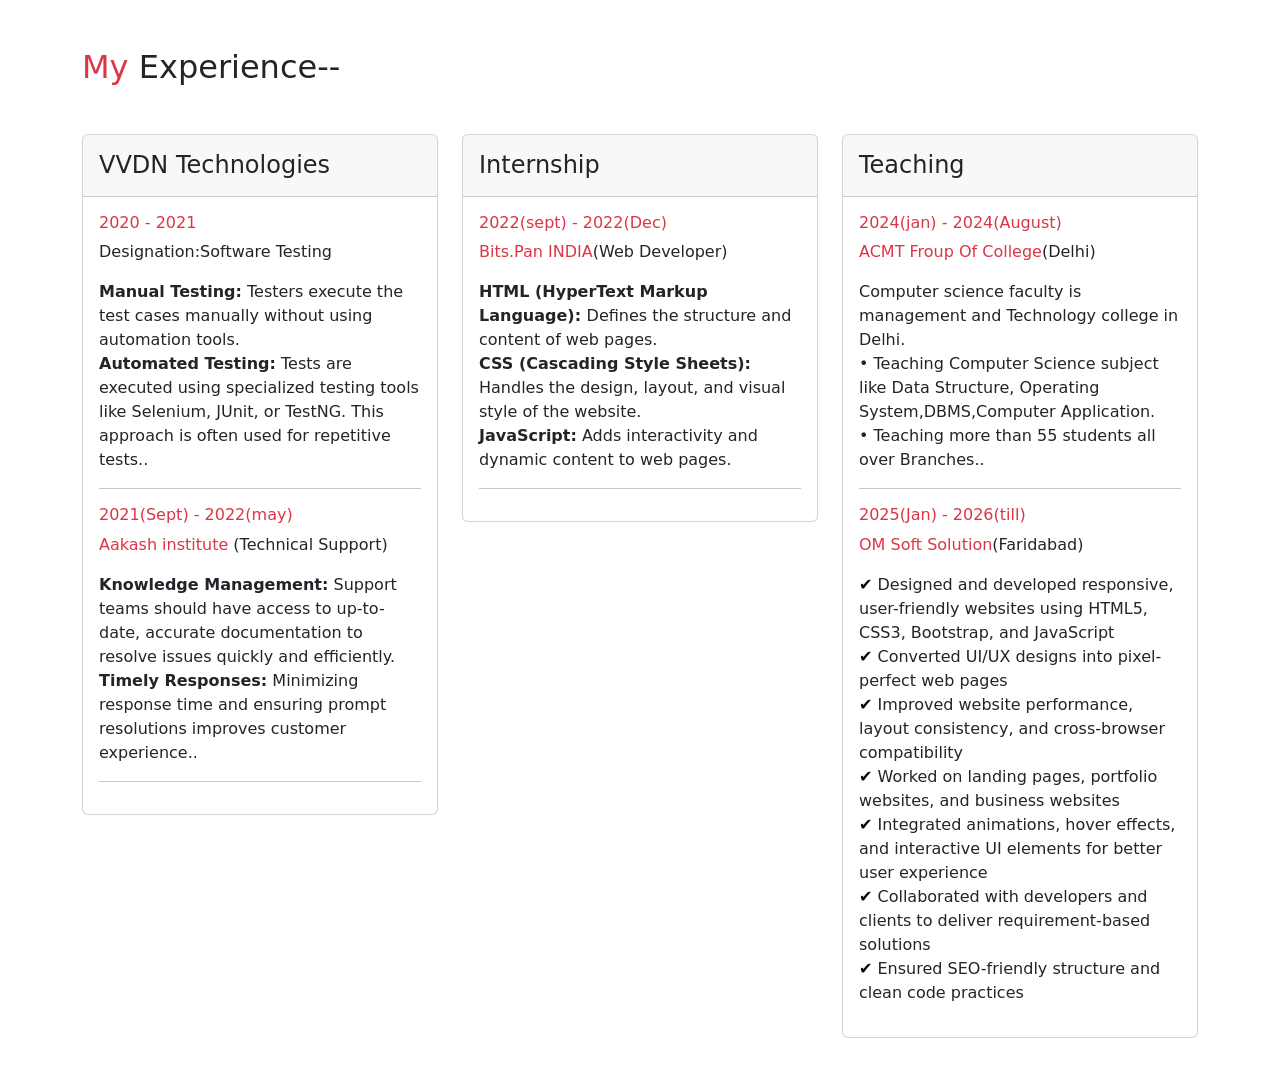
<file: experience.html>
<!doctype html>
<html lang="en">
  <head>
    <!-- Required meta tags -->
    <meta charset="utf-8">
    <meta name="viewport" content="width=device-width, initial-scale=1">

    <!-- Bootstrap CSS -->
    <link href="https://cdn.jsdelivr.net/npm/bootstrap@5.0.2/dist/css/bootstrap.min.css" rel="stylesheet" integrity="sha384-EVSTQN3/azprG1Anm3QDgpJLIm9Nao0Yz1ztcQTwFspd3yD65VohhpuuCOmLASjC" crossorigin="anonymous">

    <title>Experience</title>
  </head>
  <body>
   
    <div class="container-fluid">
        <section class="section" id="resume">
            <div class="container mt-5 mb-5">
                <h2 class="mb-5"><span class="text-danger">My</span> Experience--</h2>
                <div class="row">
                    <div class="col-md-6 col-lg-4">
                        <div class="card">
                           <div class="card-header">
                                <div class="mt-2">
                                    <h4>VVDN Technologies</h4>
                                    <span class="line"></span>  
                                </div>
                            </div>
                            <div class="card-body">
                                <h6 class="title text-danger">2020 - 2021</h6>
                                <P>Designation:Software Testing</P>
                                <P class="subtitle"><b>Manual Testing:</b> Testers execute the test cases manually without using automation tools.<br>
                                    <b>Automated Testing:</b> Tests are executed using specialized testing tools like Selenium, JUnit, or TestNG. This approach is often used for repetitive tests..</P>
                                <hr>
                                <h6 class="title text-danger">2021(Sept) - 2022(may)</h6>
                                <P><span class="text-danger">Aakash institute</span> (Technical Support)</P>
                                <P class="subtitle"><b>Knowledge Management:</b> Support teams should have access to up-to-date, accurate documentation to resolve issues quickly and efficiently.<br>
                                  <b>Timely Responses:</b>   Minimizing response time and ensuring prompt resolutions improves customer experience..</P>
                                <hr>
                                
                            </div>
                        </div>
                    </div>

                    <div class="col-md-6 col-lg-4">
                        <div class="card">
                           <div class="card-header">
                                <div class="mt-2">
                                    <h4>Internship</h4>
                                    <span class="line"></span>  
                                </div>
                            </div>
                            <div class="card-body">
                                <h6 class="title text-danger">2022(sept) - 2022(Dec)</h6>
                                <P><span class="text-danger">Bits.Pan INDIA</span>(Web Developer)</P>
                                <P class="subtitle"><b>HTML (HyperText Markup Language): </b>Defines the structure and content of web pages.<br>
                                    <b>CSS (Cascading Style Sheets):</b> Handles the design, layout, and visual style of the website.<br>
                                    <b>JavaScript:</b> Adds interactivity and dynamic content to web pages.</P>
                                <hr>
                                
                                
                            </div>
                        </div>
                    </div>
                   
                    <div class="col-md-6 col-lg-4">
                        <div class="card">
                           <div class="card-header">
                                <div class="mt-2">
                                    <h4>Teaching</h4>
                                    <span class="line"></span>  
                                </div>
                            </div>
                            <div class="card-body">
                                <h6 class="title text-danger">2024(jan) - 2024(August)</h6>
                                <P><span class="text-danger">ACMT Froup Of College</span>(Delhi)</P>
                                <P class="subtitle">Computer science faculty is management and Technology college in Delhi.<br>
                                    • Teaching Computer Science subject like Data Structure, Operating 
                                    System,DBMS,Computer Application.<br>
                                    • Teaching more than 55 students all over Branches..</P>
                                <hr>
                                <h6 class="title text-danger">2025(Jan) - 2026(till)</h6>
                                <P><span class="text-danger">OM Soft Solution</span>(Faridabad)</P>
                                <P class="subtitle"><span style="color:#000;">✔</span> Designed and developed responsive, user-friendly websites using HTML5, CSS3, Bootstrap, and JavaScript
                                  <br>
                                   <span style="color:#000;">✔</span>  Converted UI/UX designs into pixel-perfect web pages
                                    <br>
                                   <span style="color:#000;">✔</span> Improved website performance, layout consistency, and cross-browser compatibility
                                    <br>
                                   <span style="color:#000;">✔</span> Worked on landing pages, portfolio websites, and business websites
                                    <br>
                                   <span style="color:#000;">✔</span> Integrated animations, hover effects, and interactive UI elements for better user experience
                                    <br>
                                    <span style="color:#000;">✔</span> Collaborated with developers and clients to deliver requirement-based solutions
                                    <br>
                                    <span style="color:#000;">✔</span> Ensured SEO-friendly structure and clean code practices
                                </P>
                                
                            </div>
                        </div>
                    </div>
                </div>
            </div>
        </section>
    </div>






















    <script src="https://cdn.jsdelivr.net/npm/bootstrap@5.0.2/dist/js/bootstrap.bundle.min.js" integrity="sha384-MrcW6ZMFYlzcLA8Nl+NtUVF0sA7MsXsP1UyJoMp4YLEuNSfAP+JcXn/tWtIaxVXM" crossorigin="anonymous"></script>
  </body>
</html>
</file>
<file: css/style.css>
:root {
    --bg: #0a0a0f;
    --surface: #12121a;
    --surface2: #1a1a28;
    --accent: #c8a96e;
    --accent2: #7c5cbf;
    --text: #e8e4dc;
    --text-muted: #7a7a8a;
    --border: rgba(200,169,110,0.15);
    --glow: rgba(200,169,110,0.08);
  }

  *, *::before, *::after { margin: 0; padding: 0; box-sizing: border-box; }

  html { scroll-behavior: smooth; }

  body {
    font-family: 'DM Sans', sans-serif;
    background: var(--bg) !important;
    color: var(--text) !important;
    overflow-x: hidden !important;
    cursor: none;
  }

  /* Custom Cursor */
  .cursor {
    position: fixed;
    width: 12px; height: 12px;
    background: var(--accent);
    border-radius: 50%;
    pointer-events: none;
    z-index: 9999;
    transform: translate(-50%, -50%);
    transition: transform 0.1s, width 0.3s, height 0.3s, background 0.3s;
  }
  .cursor-ring {
    position: fixed;
    width: 40px; height: 40px;
    border: 1.5px solid var(--accent);
    border-radius: 50%;
    pointer-events: none;
    z-index: 9998;
    transform: translate(-50%, -50%);
    transition: transform 0.15s ease-out, width 0.3s, height 0.3s, opacity 0.3s;
    opacity: 0.6;
  }
  body:hover .cursor { opacity: 1; }

  /* Noise overlay */
  body::before {
    content: '';
    position: fixed;
    inset: 0;
    background-image: url("data:image/svg+xml,%3Csvg viewBox='0 0 256 256' xmlns='http://www.w3.org/2000/svg'%3E%3Cfilter id='noise'%3E%3CfeTurbulence type='fractalNoise' baseFrequency='0.9' numOctaves='4' stitchTiles='stitch'/%3E%3C/filter%3E%3Crect width='100%25' height='100%25' filter='url(%23noise)' opacity='0.04'/%3E%3C/svg%3E");
    opacity: 0.4;
    pointer-events: none;
    z-index: 1;
  }

  /* ─── NAVBAR ─── */
  nav {
    position: fixed; top: 0; left: 0; right: 0;
    z-index: 100;
    padding: 0.5rem 5%;
    display: flex; align-items: center; justify-content: space-between;
    background: rgba(10,10,15,0.7);
    backdrop-filter: blur(20px);
    border-bottom: 1px solid var(--border);
    transition: all 0.4s;
  }
  nav.scrolled {
    padding: 0rem 5%;
    background: rgba(10,10,15,0.95);
  }
  .logo img {
    height: 75px;
    /* width: 178px; */
}
  .logo {
    font-family: 'Playfair Display', serif;
    font-size: 1.6rem;
    font-weight: 700;
    color: var(--accent);
    letter-spacing: -0.02em;
    text-decoration: none;
  }
  .logo span { color: var(--text); }
  .nav-links {
    display: flex; gap: 2.5rem; list-style: none;
  }
  .nav-links a {
    color: var(--text-muted);
    text-decoration: none;
    font-size: 0.85rem;
    font-weight: 500;
    letter-spacing: 0.08em;
    text-transform: uppercase;
    position: relative;
    transition: color 0.3s;
  }
  .nav-links a::after {
    content: '';
    position: absolute;
    bottom: -4px; left: 0;
    width: 0; height: 1px;
    background: var(--accent);
    transition: width 0.3s;
  }
  .nav-links a:hover { color: var(--accent); }
  .nav-links a:hover::after { width: 100%; }
  .nav-cta {
    background: var(--accent);
    color: var(--bg) !important;
    padding: 0.55rem 1.4rem;
    border-radius: 2px;
    font-weight: 600 !important;
    transition: all 0.3s !important;
  }
  .nav-cta:hover { background: #e0bf85 !important; transform: translateY(-1px); box-shadow: 0 8px 24px rgba(200,169,110,0.3) !important; }
  .nav-cta::after { display: none !important; }

  .hamburger {
    display: none;
    flex-direction: column;
    gap: 5px;
    cursor: pointer;
    padding: 4px;
  }
  .hamburger span {
    display: block;
    width: 24px; height: 2px;
    background: var(--accent);
    border-radius: 2px;
    transition: all 0.3s;
  }

  /* ─── HERO SLIDER ─── */
  #hero {
    position: relative;
    height: 100vh;
    min-height: 600px;
    overflow: hidden;
  }
  .slides-container {
    position: relative;
    width: 100%; height: 100%;
  }
  .slide {
    position: absolute;
    inset: 0;
    display: flex;
    align-items: center;
    opacity: 0;
    transition: opacity 0.9s ease;
    pointer-events: none;
  }
  .slide.active { opacity: 1; pointer-events: all; }

  .slide-bg {
    position: absolute;
    inset: 0;
    background-size: cover;
    background-position: center;
    transition: transform 8s ease;
    transform: scale(1.05);
  }
  .slide.active .slide-bg { transform: scale(1); }

  .slide-overlay {
    position: absolute;
    inset: 0;
    background: linear-gradient(135deg, rgba(10,10,15,0.92) 0%, rgba(10,10,15,0.5) 60%, rgba(10,10,15,0.2) 100%);
  }

  .slide-content {
    position: relative;
    z-index: 2;
    padding: 0 5%;
    max-width: 800px;
  }
  .slide-tag {
    display: inline-block;
    font-size: 0.7rem;
    font-weight: 600;
    letter-spacing: 0.2em;
    text-transform: uppercase;
    color: var(--accent);
    border: 1px solid var(--border);
    padding: 0.35rem 0.9rem;
    margin-bottom: 1.8rem;
    opacity: 0;
    transform: translateY(20px);
    transition: all 0.6s 0.2s;
  }
  .slide.active .slide-tag { opacity: 1; transform: translateY(0); }

  .slide-title {
    font-family: 'Playfair Display', serif;
    font-size: clamp(3rem, 7vw, 6rem);
    font-weight: 900;
    line-height: 1;
    letter-spacing: -0.03em;
    margin-bottom: 1.5rem;
    opacity: 0;
    transform: translateY(30px);
    transition: all 0.7s 0.35s;
  }
  .slide.active .slide-title { opacity: 1; transform: translateY(0); }
  .slide-title em { font-style: italic; color: var(--accent); }

  .slide-desc {
    font-size: 1.05rem;
    color: var(--text-muted);
    line-height: 1.7;
    max-width: 500px;
    margin-bottom: 2.5rem;
    opacity: 0;
    transform: translateY(20px);
    transition: all 0.6s 0.5s;
  }
  .slide.active .slide-desc { opacity: 1; transform: translateY(0); }

  .slide-btns {
    display: flex; gap: 1rem; flex-wrap: wrap;
    opacity: 0;
    transform: translateY(20px);
    transition: all 0.6s 0.65s;
  }
  .slide.active .slide-btns { opacity: 1; transform: translateY(0); }

  .btn-primary {
    background: var(--accent) !important;
    color: var(--bg) !important;
    padding: 0.85rem 2rem;
    font-weight: 600;
    font-size: 0.9rem;
    letter-spacing: 0.05em;
    border: none;
    cursor: pointer;
    text-decoration: none;
    display: inline-block;
    transition: all 0.3s;
    position: relative;
    overflow: hidden;
  }
  .btn-primary::before {
    content: '';
    position: absolute;
    top: 0; left: -100%;
    width: 100%; height: 100%;
    background: rgba(255,255,255,0.15);
    transition: left 0.4s;
  }
  .btn-primary:hover::before { left: 100%; }
  .btn-primary:hover { transform: translateY(-2px); box-shadow: 0 12px 32px rgba(200,169,110,0.35); }

  .btn-outline {
    background: transparent;
    color: var(--text);
    padding: 0.85rem 2rem;
    font-weight: 500;
    font-size: 0.9rem;
    letter-spacing: 0.05em;
    border: 1px solid var(--border);
    cursor: pointer;
    text-decoration: none;
    display: inline-block;
    transition: all 0.3s;
  }
  .btn-outline:hover { border-color: var(--accent); color: var(--accent); }

  /* Slider Controls */
  .slider-controls {
    position: absolute;
    bottom: 3rem; left: 5%;
    z-index: 10;
    display: flex; gap: 0.6rem; align-items: center;
  }
  .dot {
    width: 28px; height: 3px;
    background: rgba(200,169,110,0.3);
    cursor: pointer;
    transition: all 0.3s;
    border: none;
  }
  .dot.active { background: var(--accent); width: 48px; }

  .slider-arrows {
    position: absolute;
    bottom: 2.5rem; right: 5%;
    z-index: 10;
    display: flex; gap: 0.8rem;
  }
  .arrow-btn {
    width: 48px; height: 48px;
    border: 1px solid var(--border);
    background: transparent;
    color: var(--text);
    font-size: 1.1rem;
    cursor: pointer;
    display: flex; align-items: center; justify-content: center;
    transition: all 0.3s;
  }
  .arrow-btn:hover { background: var(--accent); color: var(--bg); border-color: var(--accent); }

  /* Slide backgrounds via CSS */
  .slide:nth-child(1) .slide-bg { background: linear-gradient(135deg, #1a0a2e 0%, #0d1a2e 50%, #0a150a 100%); }
  .slide:nth-child(2) .slide-bg { background: linear-gradient(135deg, #2e1a0a 0%, #1a0d0d 50%, #0a1a2e 100%); }
  .slide:nth-child(3) .slide-bg { background: linear-gradient(135deg, #0a1a1a 0%, #1a0a1a 50%, #1a1a0a 100%); }

  /* Geometric decorations on slides */
  .slide-geo {
    position: absolute;
    right: 5%; top: 50%;
    transform: translateY(-50%);
    width: clamp(200px, 35vw, 450px);
    height: clamp(200px, 35vw, 450px);
    opacity: 0;
    transition: opacity 0.8s 0.4s;
    pointer-events: none;
  }
  .slide.active .slide-geo { opacity: 1; }
  .geo-ring {
    position: absolute;
    border-radius: 50%;
    border: 1px solid rgba(200,169,110,0.2);
    animation: spin 20s linear infinite;
  }
  .geo-ring:nth-child(1) { inset: 0; }
  .geo-ring:nth-child(2) { inset: 15%; border-color: rgba(124,92,191,0.2); animation-direction: reverse; animation-duration: 14s; }
  .geo-ring:nth-child(3) { inset: 30%; border-color: rgba(200,169,110,0.3); }
  .geo-center {
    position: absolute;
    inset: 40%;
    background: radial-gradient(circle, rgba(200,169,110,0.15), transparent);
    border-radius: 50%;
  }
  @keyframes spin { from { transform: rotate(0); } to { transform: rotate(360deg); } }

  /* ─── SECTIONS ─── */
  section { padding: 7rem 5%; position: relative; }

  .section-label {
    font-size: 0.7rem;
    font-weight: 600;
    letter-spacing: 0.25em;
    text-transform: uppercase;
    color: var(--accent);
    display: flex;
    align-items: center;
    gap: 1rem;
    margin-bottom: 1.2rem;
  }
  .section-label::before {
    content: '';
    width: 36px; height: 1px;
    background: var(--accent);
  }
  .section-title {
    font-family: 'Playfair Display', serif;
    font-size: clamp(2.2rem, 5vw, 3.8rem);
    font-weight: 700;
    letter-spacing: -0.02em;
    line-height: 1.1;
  }

  /* ─── ABOUT ─── */
  #about {
    background: var(--surface);
    border-top: 1px solid var(--border);
  }
  .about-grid {
    display: grid;
    grid-template-columns: 1fr 1fr;
    gap: 6rem;
    align-items: center;
    max-width: 1200px;
    margin: 0 auto;
  }
  .about-visual {
    position: relative;
  }
  .about-img-frame {
    position: relative;
    aspect-ratio: 3/4;
    max-height: 600px;
    overflow: hidden;
  }
  .about-img-frame::before {
    content: '';
    position: absolute;
    inset: 0;
    background: linear-gradient(135deg, rgba(200,169,110,0.1), rgba(124,92,191,0.1));
    z-index: 1;
  }
  .about-img-bg {
    width: 100%; height: 100%;
    background: linear-gradient(160deg, #1a1228 0%, #12282e 100%);
    display: flex; align-items: center; justify-content: center;
    font-size: 8rem;
    font-family: 'Playfair Display', serif;
    color: rgba(200,169,110,0.15);
    letter-spacing: -0.05em;
    font-weight: 900;
  }
  .about-border-deco {
    position: absolute;
    bottom: -20px; right: 60px;
    width: 60%; height: 80%;
    border: 1px solid rgba(200,169,110,0.2);
    z-index: -1;
  }
  .about-stat-card {
    position: absolute;
    background: var(--bg);
    border: 1px solid var(--border);
    padding: 1.2rem 1.6rem;
    bottom: 2rem; left: -2rem;
    z-index: 2;
  }
  .stat-num {
    font-family: 'Playfair Display', serif;
    font-size: 2rem;
    font-weight: 700;
    color: var(--accent);
    line-height: 1;
  }
  .stat-label {
    font-size: 0.75rem;
    color: var(--text-muted);
    letter-spacing: 0.1em;
    text-transform: uppercase;
    margin-top: 0.3rem;
  }
  .about-text .section-title { margin-bottom: 1.5rem; }
  .about-text p {
    color: var(--text-muted);
    line-height: 1.8;
    margin-bottom: 1.2rem;
    font-size: 0.95rem;
  }
  .skills-tags {
    display: flex; flex-wrap: wrap; gap: 0.6rem;
    margin-top: 2rem;
  }
  .tag {
    font-size: 0.75rem;
    font-weight: 500;
    letter-spacing: 0.08em;
    padding: 0.4rem 1rem;
    border: 1px solid var(--border);
    color: var(--text-muted);
    transition: all 0.3s;
    cursor: default;
  }
  .tag:hover { border-color: var(--accent); color: var(--accent); background: var(--glow); }

  /* ─── SERVICES ─── */
  #services { max-width: 1200px; margin: 0 auto; }
  #services > * { max-width: none; }
  .services-header { margin-bottom: 4rem; }
  .services-grid {
    display: grid;
    grid-template-columns: repeat(3, 1fr);
    gap: 1.5px;
    background: var(--border);
    border: 1px solid var(--border);
  }
  .service-card {
    background: var(--bg);
    padding: 3rem 2.5rem;
    position: relative;
    overflow: hidden;
    transition: all 0.4s;
    group: true;
  }
  .service-card::before {
    content: '';
    position: absolute;
    top: 0; left: 0;
    width: 0; height: 100%;
    background: var(--glow);
    transition: width 0.5s;
  }
  .service-card:hover::before { width: 100%; }
  .service-card::after {
    content: '';
    position: absolute;
    top: 0; left: 0;
    width: 100%; height: 2px;
    background: var(--accent);
    transform: scaleX(0);
    transform-origin: left;
    transition: transform 0.4s;
  }
  .service-card:hover::after { transform: scaleX(1); }
  .service-icon {
    width: 56px; height: 56px;
    border: 1px solid var(--border);
    display: flex; align-items: center; justify-content: center;
    font-size: 1.4rem;
    margin-bottom: 1.8rem;
    transition: all 0.4s;
    position: relative;
    z-index: 1;
  }
  .service-card:hover .service-icon {
    background: var(--accent);
    border-color: var(--accent);
    transform: rotate(5deg) scale(1.05);
  }
  .service-name {
    font-family: 'Playfair Display', serif;
    font-size: 1.3rem;
    font-weight: 700;
    margin-bottom: 0.8rem;
    position: relative; z-index: 1;
    transition: color 0.3s;
  }
  .service-card:hover .service-name { color: var(--accent); }
  .service-desc {
    font-size: 0.88rem;
    color: var(--text-muted);
    line-height: 1.7;
    position: relative; z-index: 1;
    margin-bottom: 1.5rem;
  }
  .service-price {
    font-size: 0.8rem;
    font-weight: 600;
    color: var(--accent);
    letter-spacing: 0.08em;
    position: relative; z-index: 1;
  }
  .service-arrow {
    position: absolute;
    bottom: 2rem; right: 2rem;
    width: 36px; height: 36px;
    border: 1px solid var(--border);
    display: flex; align-items: center; justify-content: center;
    transition: all 0.4s;
    z-index: 1;
  }
  .service-card:hover .service-arrow {
    background: var(--accent);
    border-color: var(--accent);
    color: var(--bg);
  }

  /* ─── PROJECTS — ULTRA ADVANCED ─── */
  #projects {
    background: var(--bg);
    border-top: 1px solid var(--border);
    border-bottom: 1px solid var(--border);
    overflow: hidden;
    padding: 0;
  }

  /* Dual marquee tickers */
  .projects-marquee-wrap {
    border-bottom: 1px solid var(--border);
    overflow: hidden;
    padding: 0.85rem 0;
    background: var(--accent);
  }
  .marquee-track {
    display: flex;
    gap: 0;
    animation: marquee 22s linear infinite;
    white-space: nowrap;
    width: max-content;
  }
  .marquee-track.reverse { animation-direction: reverse; }
  .marquee-track span {
    font-size: 0.7rem;
    font-weight: 700;
    letter-spacing: 0.2em;
    text-transform: uppercase;
    color: var(--bg);
    padding: 0 2.5rem;
    display: inline-flex;
    align-items: center;
    gap: 0.6rem;
  }
  .marquee-track span::after { content: '◆'; font-size: 0.4rem; opacity: 0.6; }
  @keyframes marquee { from { transform: translateX(0); } to { transform: translateX(-50%); } }

  /* Projects inner */
  .projects-inner { padding: 6rem 5%; }

  /* Header */
  .projects-header {
    display: flex;
    justify-content: space-between;
    align-items: flex-end;
    margin-bottom: 1.5rem;
    max-width: 1300px;
    margin-left: auto; margin-right: auto;
    flex-wrap: wrap; gap: 1.5rem;
  }

  /* Stats bar */
  .projects-stats {
    display: flex;
    gap: 0;
    padding: 0 0 3.5rem;
    max-width: 1300px;
    margin: 0 auto;
    border-bottom: 1px solid var(--border);
    margin-bottom: 4rem;
    flex-wrap: wrap;
  }
  .pstat {
    flex: 1;
    min-width: 130px;
    display: flex;
    flex-direction: column;
    gap: 0.3rem;
    padding: 1.5rem 2rem 1.5rem 0;
    border-right: 1px solid var(--border);
    position: relative;
    overflow: hidden;
  }
  .pstat:last-child { border-right: none; }
  .pstat::after {
    content: '';
    position: absolute;
    bottom: 0; left: 0;
    height: 2px;
    width: 0;
    background: var(--accent);
    transition: width 1s ease;
  }
  .pstat.counted::after { width: 100%; }
  .pstat-num {
    font-family: 'Playfair Display', serif;
    font-size: 2.8rem;
    font-weight: 900;
    color: var(--accent);
    line-height: 1;
    letter-spacing: -0.03em;
  }
  .pstat-num sup { font-size: 1.2rem; vertical-align: super; }
  .pstat-label {
    font-size: 0.7rem;
    font-weight: 500;
    letter-spacing: 0.14em;
    text-transform: uppercase;
    color: var(--text-muted);
  }

  /* Filter pills */
  .project-filter {
    display: flex; gap: 0.4rem; flex-wrap: wrap;
  }
  .filter-btn {
    background: none;
    border: 1px solid var(--border);
    color: var(--text-muted);
    padding: 0.5rem 1.2rem;
    font-size: 0.76rem;
    font-weight: 500;
    letter-spacing: 0.06em;
    cursor: pointer;
    font-family: 'DM Sans', sans-serif;
    transition: all 0.3s;
    border-radius: 100px;
    position: relative;
    overflow: hidden;
  }
  .filter-btn::before {
    content: '';
    position: absolute;
    inset: 0;
    background: var(--accent);
    transform: scaleX(0);
    transform-origin: left;
    transition: transform 0.3s;
    border-radius: 100px;
    z-index: -1;
  }
  .filter-btn:hover { color: var(--bg); border-color: var(--accent); }
  .filter-btn:hover::before { transform: scaleX(1); }
  .filter-btn.active { background: var(--accent); border-color: var(--accent); color: var(--bg); }

  /* ── BENTO GRID ── */
  .projects-bento {
    display: grid;
    grid-template-columns: repeat(12, 1fr);
    gap: 1rem;
    max-width: 1300px;
    margin: 0 auto;
  }

  /* ── CARD BASE ── */
  .pcard {
    position: relative;
    overflow: hidden;
    cursor: pointer;
    border: 1px solid var(--border);
    background: var(--surface);
    will-change: transform;
    transform-style: preserve-3d;
    transition: border-color 0.4s, box-shadow 0.5s;
  }
  .pcard:hover {
    border-color: rgba(200,169,110,0.45);
    box-shadow: 0 30px 80px rgba(0,0,0,0.6), 0 0 0 1px rgba(200,169,110,0.08), inset 0 1px 0 rgba(255,255,255,0.04);
  }

  /* Grid placement */
  .pcard-1 { grid-column: 1 / 8; grid-row: 1; min-height: 440px; }
  .pcard-2 { grid-column: 8 / 13; grid-row: 1; min-height: 440px; }
  .pcard-3 { grid-column: 1 / 5; grid-row: 2; min-height: 340px; }
  .pcard-4 { grid-column: 5 / 9; grid-row: 2; min-height: 340px; }
  .pcard-5 { grid-column: 9 / 13; grid-row: 2; min-height: 340px; }

  /* Animated mesh bg per card */
  .pcard-visual {
    position: absolute;
    inset: 0;
    transition: transform 0.8s cubic-bezier(0.23,1,0.32,1);
  }
  .pcard:hover .pcard-visual { transform: scale(1.07); }
  .pcard-1 .pcard-visual {
    background:
      radial-gradient(ellipse 80% 80% at 20% 60%, #2a1560 0%, transparent 60%),
      radial-gradient(ellipse 60% 60% at 80% 20%, #0d2050 0%, transparent 60%),
      #07060f;
  }
  .pcard-2 .pcard-visual {
    background:
      radial-gradient(ellipse 70% 70% at 70% 70%, #0b3322 0%, transparent 60%),
      radial-gradient(ellipse 50% 50% at 20% 20%, #1a2f10 0%, transparent 60%),
      #080f0a;
  }
  .pcard-3 .pcard-visual {
    background:
      radial-gradient(ellipse 80% 80% at 50% 50%, #3a1010 0%, transparent 60%),
      #0e0808;
  }
  .pcard-4 .pcard-visual {
    background:
      radial-gradient(ellipse 80% 80% at 30% 70%, #0c2040 0%, transparent 60%),
      radial-gradient(ellipse 50% 50% at 80% 20%, #101a30 0%, transparent 50%),
      #080c12;
  }
  .pcard-5 .pcard-visual {
    background:
      radial-gradient(ellipse 70% 70% at 60% 40%, #2a220a 0%, transparent 60%),
      #0c0c08;
  }

  /* Animated noise layer */
  .pcard-noise {
    position: absolute;
    inset: 0;
    opacity: 0.035;
    background-image: url("data:image/svg+xml,%3Csvg viewBox='0 0 200 200' xmlns='http://www.w3.org/2000/svg'%3E%3Cfilter id='n'%3E%3CfeTurbulence type='fractalNoise' baseFrequency='0.75' numOctaves='4'/%3E%3C/filter%3E%3Crect width='100%25' height='100%25' filter='url(%23n)'/%3E%3C/svg%3E");
    pointer-events: none;
  }

  /* Spotlight on hover (JS-driven) */
  .pcard-spotlight {
    position: absolute;
    inset: 0;
    background: radial-gradient(300px circle at var(--mx, 50%) var(--my, 50%), rgba(200,169,110,0.08), transparent 60%);
    opacity: 0;
    transition: opacity 0.3s;
    pointer-events: none;
    z-index: 1;
  }
  .pcard:hover .pcard-spotlight { opacity: 1; }

  /* Corner glow blobs */
  .pcard-blob {
    position: absolute;
    border-radius: 50%;
    filter: blur(55px);
    transition: opacity 0.5s, transform 0.8s;
    opacity: 0.18;
    pointer-events: none;
  }
  .pcard:hover .pcard-blob { opacity: 0.42; transform: scale(1.25); }
  .pcard-1 .pcard-blob { width: 300px; height: 300px; background: #7c5cbf; top: -80px; right: 30px; }
  .pcard-2 .pcard-blob { width: 220px; height: 220px; background: #3dba7a; bottom: -40px; left: -30px; }
  .pcard-3 .pcard-blob { width: 180px; height: 180px; background: #d95050; top: 50%; left: 50%; transform: translate(-50%,-50%); }
  .pcard-4 .pcard-blob { width: 200px; height: 200px; background: #4e7ec8; bottom: -50px; right: -20px; }
  .pcard-5 .pcard-blob { width: 170px; height: 170px; background: #d4a840; top: -30px; left: 40px; }

  /* Animated SVG orbit */
  .pcard-orbit {
    position: absolute;
    top: 50%; left: 50%;
    transform: translate(-50%,-50%);
    width: 200px; height: 200px;
    opacity: 0.06;
    transition: opacity 0.5s, width 0.5s, height 0.5s;
    pointer-events: none;
  }
  .pcard:hover .pcard-orbit { opacity: 0.14; width: 260px; height: 260px; }
  .pcard-1 .pcard-orbit { width: 280px; height: 280px; }
  .pcard-1:hover .pcard-orbit { width: 360px; height: 360px; }
  .pcard-orbit circle {
    fill: none;
    stroke: var(--accent);
    stroke-width: 0.8;
    transform-box: fill-box;
    transform-origin: center;
  }
  .pcard-orbit circle:nth-child(1) { r: 40%; animation: spin 18s linear infinite; }
  .pcard-orbit circle:nth-child(2) { r: 32%; stroke: rgba(255,255,255,0.5); animation: spin 12s linear infinite reverse; stroke-dasharray: 4 8; }
  .pcard-orbit circle:nth-child(3) { r: 22%; animation: spin 8s linear infinite; stroke-width: 1.2; stroke: rgba(200,169,110,0.8); }

  /* Icon */
  .pcard-icon {
    position: relative; z-index: 2;
    font-size: 5rem;
    filter: drop-shadow(0 0 25px rgba(255,255,255,0.08));
    transition: transform 0.55s cubic-bezier(0.34,1.56,0.64,1), filter 0.5s;
    user-select: none;
    display: flex; align-items: center; justify-content: center;
    height: 100%;
  }
  .pcard-1 .pcard-icon { font-size: 7.5rem; }
  .pcard:hover .pcard-icon {
    transform: scale(1.12) translateY(-12px) rotate(4deg);
    filter: drop-shadow(0 16px 32px rgba(255,255,255,0.18));
  }

  /* Grid lines deco */
  .pcard-grid-deco {
    position: absolute; inset: 0;
    background-image:
      linear-gradient(rgba(200,169,110,0.025) 1px, transparent 1px),
      linear-gradient(90deg, rgba(200,169,110,0.025) 1px, transparent 1px);
    background-size: 28px 28px;
    opacity: 0;
    transition: opacity 0.6s;
  }
  .pcard:hover .pcard-grid-deco { opacity: 1; }

  /* Bottom gradient content */
  .pcard-content {
    position: absolute;
    inset: 0;
    display: flex;
    flex-direction: column;
    justify-content: flex-end;
    padding: 1.8rem 2rem;
    background: linear-gradient(to top, rgba(5,5,10,0.98) 0%, rgba(5,5,10,0.65) 38%, rgba(5,5,10,0.1) 65%, transparent 100%);
    z-index: 3;
  }

  /* Card number badge */
  .pcard-num {
    position: absolute;
    top: 1.4rem; left: 1.8rem;
    font-family: 'Playfair Display', serif;
    font-size: 0.68rem;
    font-weight: 700;
    color: rgba(200,169,110,0.35);
    letter-spacing: 0.2em;
    transition: color 0.3s;
    z-index: 4;
  }
  .pcard:hover .pcard-num { color: var(--accent); }

  /* Status badge */
  .pcard-status {
    position: absolute;
    top: 1.3rem; right: 1.4rem;
    display: flex; align-items: center; gap: 0.4rem;
    font-size: 0.6rem;
    font-weight: 600;
    letter-spacing: 0.12em;
    text-transform: uppercase;
    color: #4cba7a;
    background: rgba(76,186,122,0.1);
    border: 1px solid rgba(76,186,122,0.2);
    padding: 0.28rem 0.65rem;
    z-index: 4;
    opacity: 0;
    transform: translateY(-4px);
    transition: all 0.4s;
  }
  .pcard:hover .pcard-status { opacity: 1; transform: translateY(0); }
  .pcard-status-dot {
    width: 5px; height: 5px;
    border-radius: 50%;
    background: #4cba7a;
    animation: pulse-dot 1.5s ease-in-out infinite;
  }
  @keyframes pulse-dot {
    0%, 100% { opacity: 1; transform: scale(1); }
    50% { opacity: 0.5; transform: scale(0.7); }
  }

  /* Chips */
  .pcard-chips {
    display: flex; gap: 0.45rem; flex-wrap: wrap; margin-bottom: 0.8rem;
    transform: translateY(10px);
    opacity: 0;
    transition: all 0.4s 0.05s;
  }
  .pcard:hover .pcard-chips { transform: translateY(0); opacity: 1; }
  .pcard-chip {
    font-size: 0.6rem;
    font-weight: 600;
    letter-spacing: 0.14em;
    text-transform: uppercase;
    color: var(--accent);
    border: 1px solid rgba(200,169,110,0.28);
    padding: 0.2rem 0.6rem;
    background: rgba(200,169,110,0.06);
    backdrop-filter: blur(6px);
  }

  /* Title */
  .pcard-title {
    font-family: 'Playfair Display', serif;
    font-size: clamp(1.05rem, 1.8vw, 1.55rem);
    font-weight: 700;
    margin-bottom: 0.4rem;
    transform: translateY(8px);
    transition: transform 0.4s 0.08s, color 0.3s;
    line-height: 1.2;
  }
  .pcard-1 .pcard-title { font-size: clamp(1.4rem, 2.4vw, 2rem); }
  .pcard:hover .pcard-title { transform: translateY(0); color: #fff; }

  /* Desc */
  .pcard-desc {
    font-size: 0.8rem;
    color: var(--text-muted);
    line-height: 1.6;
    transform: translateY(8px);
    transition: transform 0.4s 0.13s, opacity 0.4s 0.13s;
    opacity: 0;
    max-width: 380px;
    margin-bottom: 0;
  }
  .pcard:hover .pcard-desc { transform: translateY(0); opacity: 1; }

  /* Metric pill */
  .pcard-metric {
    display: inline-flex; align-items: center; gap: 0.5rem;
    margin-top: 0.8rem;
    font-size: 0.75rem;
    font-weight: 600;
    color: #6ee0a0;
    background: rgba(76,186,122,0.08);
    border: 1px solid rgba(76,186,122,0.18);
    padding: 0.3rem 0.8rem;
    transform: translateY(8px);
    opacity: 0;
    transition: all 0.4s 0.18s;
  }
  .pcard:hover .pcard-metric { transform: translateY(0); opacity: 1; }
  .pcard-metric-icon { font-size: 0.8rem; }

  /* Actions row */
  .pcard-actions {
    display: flex;
    align-items: center;
    justify-content: space-between;
    margin-top: 1.1rem;
    transform: translateY(10px);
    opacity: 0;
    transition: all 0.4s 0.22s;
  }
  .pcard:hover .pcard-actions { transform: translateY(0); opacity: 1; }
  .pcard-year { font-size: 0.7rem; color: var(--text-muted); }
  .pcard-open-btn {
    display: flex; align-items: center; gap: 0.5rem;
    font-size: 0.74rem;
    font-weight: 600;
    color: var(--accent);
    background: rgba(200,169,110,0.08);
    border: 1px solid rgba(200,169,110,0.22);
    padding: 0.38rem 0.9rem;
    text-decoration: none;
    transition: all 0.3s;
    letter-spacing: 0.04em;
  }
  .pcard-open-btn:hover { background: var(--accent); color: var(--bg); border-color: var(--accent); }

  /* Shine sweep */
  .pcard::after {
    content: '';
    position: absolute;
    top: 0; left: -100%;
    width: 55%; height: 100%;
    background: linear-gradient(105deg, transparent, rgba(255,255,255,0.035), transparent);
    transform: skewX(-18deg);
    transition: left 0.7s ease;
    z-index: 5;
    pointer-events: none;
  }
  .pcard:hover::after { left: 160%; }

  /* Hidden state for filter */
  .pcard.hidden { opacity: 0; transform: scale(0.94); pointer-events: none; }

  /* ── ULTRA MODAL ── */
  .pmodal-backdrop {
    position: fixed; inset: 0;
    background: rgba(3,3,8,0.9);
    backdrop-filter: blur(20px);
    z-index: 500;
    opacity: 0;
    pointer-events: none;
    transition: opacity 0.4s;
    display: flex; align-items: center; justify-content: center;
    padding: 1.5rem;
  }
  .pmodal-backdrop.open { opacity: 1; pointer-events: all; }
  .pmodal {
    background: var(--surface);
    border: 1px solid var(--border);
    max-width: 900px;
    width: 100%;
    max-height: 90vh;
    overflow-y: auto;
    transform: translateY(40px) scale(0.96);
    transition: transform 0.45s cubic-bezier(0.23,1,0.32,1);
    position: relative;
    scrollbar-width: thin;
    scrollbar-color: var(--border) transparent;
  }
  .pmodal::-webkit-scrollbar { width: 4px; }
  .pmodal::-webkit-scrollbar-thumb { background: var(--border); border-radius: 4px; }
  .pmodal-backdrop.open .pmodal { transform: translateY(0) scale(1); }

  /* Modal hero */
  .pmodal-hero {
    height: 280px;
    display: flex; align-items: center; justify-content: center;
    font-size: 6rem;
    position: relative;
    overflow: hidden;
  }
  .pmodal-hero-bg {
    position: absolute; inset: 0;
    transition: transform 0.5s;
  }
  .pmodal-close {
    position: absolute; top: 1.2rem; right: 1.2rem;
    width: 42px; height: 42px;
    background: rgba(10,10,15,0.8);
    border: 1px solid var(--border);
    color: var(--text);
    font-size: 1.1rem;
    cursor: pointer;
    display: flex; align-items: center; justify-content: center;
    transition: all 0.3s;
    z-index: 2;
    backdrop-filter: blur(8px);
  }
  .pmodal-close:hover { background: var(--accent); color: var(--bg); border-color: var(--accent); transform: rotate(90deg); }

  /* Tabs */
  .pmodal-tabs {
    display: flex;
    border-bottom: 1px solid var(--border);
    background: var(--bg);
    position: sticky; top: 0; z-index: 10;
  }
  .pmodal-tab {
    padding: 1rem 2rem;
    font-size: 0.76rem;
    font-weight: 600;
    letter-spacing: 0.1em;
    text-transform: uppercase;
    color: var(--text-muted);
    cursor: pointer;
    border-bottom: 2px solid transparent;
    transition: all 0.3s;
    white-space: nowrap;
  }
  .pmodal-tab.active { color: var(--accent); border-bottom-color: var(--accent); }
  .pmodal-tab:hover:not(.active) { color: var(--text); }

  .pmodal-body { padding: 2.5rem; }
  .pmodal-panel { display: none; }
  .pmodal-panel.active { display: block; }

  /* Meta chips */
  .pmodal-meta { display: flex; gap: 0.55rem; flex-wrap: wrap; margin-bottom: 1.2rem; }
  .pmodal-chip {
    font-size: 0.63rem; font-weight: 700;
    letter-spacing: 0.16em; text-transform: uppercase;
    border: 1px solid var(--border);
    color: var(--accent); padding: 0.28rem 0.7rem;
    background: var(--glow);
  }
  .pmodal-title {
    font-family: 'Playfair Display', serif;
    font-size: 2.2rem; font-weight: 700;
    margin-bottom: 0.6rem; line-height: 1.1;
  }
  .pmodal-subtitle {
    color: var(--text-muted); font-size: 0.88rem; margin-bottom: 1.8rem;
    display: flex; align-items: center; gap: 0.8rem;
  }
  .pmodal-subtitle span { display: flex; align-items: center; gap: 0.35rem; }
  .pmodal-desc {
    color: var(--text-muted); line-height: 1.78; font-size: 0.9rem;
    margin-bottom: 2rem;
  }

  /* Details grid */
  .pmodal-details {
    display: grid; grid-template-columns: repeat(4, 1fr);
    gap: 1px; background: var(--border);
    border: 1px solid var(--border);
    margin-bottom: 2.5rem;
  }
  .pmodal-detail {
    background: var(--bg);
    padding: 1.1rem 1.3rem;
    transition: background 0.3s;
  }
  .pmodal-detail:hover { background: var(--surface); }
  .pdl { font-size: 0.62rem; font-weight: 600; letter-spacing: 0.15em; text-transform: uppercase; color: var(--text-muted); margin-bottom: 0.3rem; }
  .pdv { font-size: 0.9rem; font-weight: 600; }

  /* Results panel */
  .pmodal-results {
    display: grid; grid-template-columns: repeat(3, 1fr);
    gap: 1rem; margin-bottom: 2rem;
  }
  .pmodal-result-card {
    background: var(--bg);
    border: 1px solid var(--border);
    padding: 1.4rem;
    text-align: center;
    position: relative;
    overflow: hidden;
    transition: border-color 0.3s;
  }
  .pmodal-result-card:hover { border-color: rgba(200,169,110,0.4); }
  .pmodal-result-card::before {
    content: '';
    position: absolute; bottom: 0; left: 0;
    width: 100%; height: 2px;
    background: var(--accent);
    transform: scaleX(0); transform-origin: left;
    transition: transform 0.4s;
  }
  .pmodal-result-card:hover::before { transform: scaleX(1); }
  .prc-num {
    font-family: 'Playfair Display', serif;
    font-size: 2rem; font-weight: 900;
    color: var(--accent); line-height: 1;
    margin-bottom: 0.3rem;
  }
  .prc-label { font-size: 0.7rem; color: var(--text-muted); letter-spacing: 0.08em; }

  /* Tech stack panel */
  .pmodal-tech-grid {
    display: flex; flex-wrap: wrap; gap: 0.6rem; margin-bottom: 2rem;
  }
  .pmodal-tech-tag {
    font-size: 0.72rem; font-weight: 600;
    padding: 0.4rem 1rem;
    border: 1px solid var(--border);
    color: var(--text-muted);
    background: var(--surface);
    letter-spacing: 0.06em;
    transition: all 0.3s;
  }
  .pmodal-tech-tag:hover { border-color: var(--accent); color: var(--accent); background: var(--glow); }

  /* Skill bars in tech panel */
  .pmodal-skill-bars { display: flex; flex-direction: column; gap: 1rem; margin-bottom: 2rem; }
  .pmodal-skill-row { display: flex; flex-direction: column; gap: 0.4rem; }
  .pmodal-skill-info { display: flex; justify-content: space-between; align-items: center; }
  .pmodal-skill-name { font-size: 0.78rem; font-weight: 500; color: var(--text); }
  .pmodal-skill-pct { font-size: 0.7rem; color: var(--accent); font-weight: 700; }
  .pmodal-skill-track {
    height: 3px; background: rgba(200,169,110,0.12); border-radius: 2px; overflow: hidden;
  }
  .pmodal-skill-fill {
    height: 100%; background: linear-gradient(90deg, var(--accent), #e0bf85);
    border-radius: 2px;
    width: 0%;
    transition: width 0.8s cubic-bezier(0.23,1,0.32,1);
  }

  .pmodal-btns { display: flex; gap: 1rem; padding-top: 0.5rem; }

  /* Mobile responsive for projects */
  @media (max-width: 1000px) {
    .pcard-1 { grid-column: 1 / -1; grid-row: 1; }
    .pcard-2 { grid-column: 1 / 7; grid-row: 2; }
    .pcard-3 { grid-column: 7 / 13; grid-row: 2; }
    .pcard-4 { grid-column: 1 / 7; grid-row: 3; min-height: 280px; }
    .pcard-5 { grid-column: 7 / 13; grid-row: 3; min-height: 280px; }
  }
  @media (max-width: 700px) {
    .pcard-1, .pcard-2, .pcard-3, .pcard-4, .pcard-5 {
      grid-column: 1 / -1; min-height: 260px;
    }
    .pcard-1 { min-height: 340px; }
    .projects-stats { flex-wrap: wrap; }
    .pstat { min-width: 40%; border-right: none; border-bottom: 1px solid var(--border); padding-bottom: 1.2rem; }
    .pmodal-details { grid-template-columns: 1fr 1fr; }
    .pmodal-results { grid-template-columns: 1fr; }
  }
  @media (max-width: 500px) {
    .projects-bento { gap: 0.7rem; }
    .pmodal-details { grid-template-columns: 1fr; }
    .pmodal-btns { flex-direction: column; }
  }

  /* ─── CONTACT — ADVANCED ─── */
  #contact {
    position: relative;
    overflow: hidden;
    padding: 7rem 5%;
  }
  /* Animated background orbs */
  #contact::before, #contact::after {
    content: '';
    position: absolute;
    border-radius: 50%;
    filter: blur(100px);
    pointer-events: none;
    animation: float-orb 12s ease-in-out infinite;
  }
  #contact::before {
    width: 500px; height: 500px;
    background: rgba(200,169,110,0.04);
    top: -100px; right: -100px;
  }
  #contact::after {
    width: 400px; height: 400px;
    background: rgba(124,92,191,0.04);
    bottom: -80px; left: -80px;
    animation-delay: -6s;
  }
  @keyframes float-orb {
    0%, 100% { transform: translate(0, 0) scale(1); }
    33% { transform: translate(30px, -20px) scale(1.05); }
    66% { transform: translate(-20px, 15px) scale(0.97); }
  }

  .contact-inner { max-width: 1200px; margin: 0 auto; position: relative; z-index: 1; }

  /* Availability banner */
  .contact-avail {
    display: inline-flex; align-items: center; gap: 0.8rem;
    border: 1px solid rgba(76,186,122,0.25);
    background: rgba(76,186,122,0.05);
    padding: 0.55rem 1.2rem;
    margin-bottom: 4rem;
    font-size: 0.76rem;
    font-weight: 600;
    color: #6ee0a0;
    letter-spacing: 0.08em;
  }
  .avail-dot {
    width: 8px; height: 8px;
    border-radius: 50%;
    background: #4cba7a;
    box-shadow: 0 0 0 3px rgba(76,186,122,0.2);
    animation: avail-pulse 2s ease-in-out infinite;
  }
  @keyframes avail-pulse {
    0%, 100% { box-shadow: 0 0 0 3px rgba(76,186,122,0.2); }
    50% { box-shadow: 0 0 0 8px rgba(76,186,122,0.0); }
  }

  .contact-wrapper {
    display: grid;
    grid-template-columns: 1fr 1.35fr;
    gap: 6rem;
    align-items: start;
  }

  /* Left info */
  .contact-info .section-title { margin-bottom: 1rem; }
  .contact-info > p { color: var(--text-muted); line-height: 1.8; margin-bottom: 3rem; font-size: 0.95rem; }
  .contact-items { display: flex; flex-direction: column; gap: 0; }
  .contact-item {
    display: flex; gap: 1.2rem; align-items: center;
    padding: 1.2rem 0;
    border-bottom: 1px solid var(--border);
    transition: padding-left 0.3s;
    cursor: default;
  }
  .contact-item:first-child { border-top: 1px solid var(--border); }
  .contact-item:hover { padding-left: 6px; }
  .c-icon {
    width: 46px; height: 46px; min-width: 46px;
    border: 1px solid var(--border);
    display: flex; align-items: center; justify-content: center;
    font-size: 1.1rem;
    transition: all 0.35s;
    position: relative; overflow: hidden;
  }
  .c-icon::before {
    content: '';
    position: absolute; inset: 0;
    background: var(--accent);
    transform: scaleY(0);
    transform-origin: bottom;
    transition: transform 0.35s cubic-bezier(0.23,1,0.32,1);
  }
  .c-icon span { position: relative; z-index: 1; transition: transform 0.3s; }
  .contact-item:hover .c-icon::before { transform: scaleY(1); }
  .contact-item:hover .c-icon { border-color: var(--accent); }
  .c-text { flex: 1; }
  .c-label {
    font-size: 0.66rem; font-weight: 700;
    letter-spacing: 0.18em; text-transform: uppercase;
    color: var(--text-muted); margin-bottom: 0.2rem;
  }
  .c-value { font-size: 0.95rem; font-weight: 500; }
  .c-arrow {
    color: var(--text-muted); font-size: 1rem;
    transition: transform 0.3s, color 0.3s;
  }
  .contact-item:hover .c-arrow { transform: translateX(4px); color: var(--accent); }

  /* Testimonial mini */
  .contact-testimonial {
    margin-top: 3rem;
    padding: 1.8rem;
    border: 1px solid var(--border);
    background: var(--surface);
    position: relative;
  }
  .contact-testimonial::before {
    content: '"';
    font-family: 'Playfair Display', serif;
    font-size: 5rem;
    color: var(--accent);
    opacity: 0.2;
    position: absolute;
    top: -0.5rem; left: 1.2rem;
    line-height: 1;
  }
  .ct-text {
    font-size: 0.88rem;
    color: var(--text-muted);
    line-height: 1.7;
    font-style: italic;
    margin-bottom: 1rem;
  }
  .ct-author {
    display: flex; align-items: center; gap: 0.8rem;
  }
  .ct-avatar {
    width: 36px; height: 36px;
    border-radius: 50%;
    background: linear-gradient(135deg, var(--accent), var(--accent2));
    display: flex; align-items: center; justify-content: center;
    font-size: 0.9rem; font-weight: 700; color: var(--bg);
    font-family: 'Playfair Display', serif;
  }
  .ct-name { font-size: 0.82rem; font-weight: 600; }
  .ct-role { font-size: 0.7rem; color: var(--text-muted); }
  .ct-stars { color: var(--accent); font-size: 0.75rem; letter-spacing: 0.05em; }

  /* Right form */
  .contact-form-wrap {
    background: var(--surface);
    border: 1px solid var(--border);
    padding: 2.8rem;
    position: relative;
    overflow: hidden;
  }
  .contact-form-wrap::before {
    content: '';
    position: absolute;
    top: 0; left: 0; right: 0;
    height: 2px;
    background: linear-gradient(90deg, transparent, var(--accent), transparent);
    animation: shimmer-line 3s ease-in-out infinite;
  }
  @keyframes shimmer-line {
    0% { opacity: 0.3; } 50% { opacity: 1; } 100% { opacity: 0.3; }
  }
  .form-title {
    font-family: 'Playfair Display', serif;
    font-size: 1.3rem; font-weight: 700;
    margin-bottom: 0.4rem;
  }
  .form-subtitle { font-size: 0.82rem; color: var(--text-muted); margin-bottom: 2rem; }

  .contact-form { display: flex; flex-direction: column; gap: 1.1rem; }
  .form-row { display: grid; grid-template-columns: 1fr 1fr; gap: 1.1rem; }

  /* Floating label groups */
  .form-group { display: flex; flex-direction: column; gap: 0.45rem; position: relative; }
  .form-group label {
    font-size: 0.68rem; font-weight: 700;
    letter-spacing: 0.14em; text-transform: uppercase;
    color: var(--text-muted);
    transition: color 0.3s;
  }
  .form-group:focus-within label { color: var(--accent); }
  .form-group input, .form-group select, .form-group textarea {
    background: var(--bg);
    border: 1px solid var(--border);
    color: var(--text);
    padding: 0.88rem 1rem;
    font-family: 'DM Sans', sans-serif;
    font-size: 0.88rem;
    outline: none;
    transition: all 0.3s;
    resize: none;
    position: relative;
  }
  .form-group input:focus, .form-group select:focus, .form-group textarea:focus {
    border-color: var(--accent);
    background: rgba(200,169,110,0.03);
    box-shadow: 0 0 0 3px rgba(200,169,110,0.07), inset 0 0 0 1px rgba(200,169,110,0.1);
  }
  .form-group input:valid:not(:placeholder-shown) { border-color: rgba(76,186,122,0.4); }
  .form-group select option { background: var(--surface); }
  .form-group textarea { min-height: 120px; }

  /* Char counter */
  .char-counter {
    font-size: 0.65rem; color: var(--text-muted);
    text-align: right; margin-top: -0.3rem;
    transition: color 0.3s;
  }
  .char-counter.warn { color: var(--accent); }

  /* Submit btn */
  .submit-btn {
    background: var(--accent);
    color: var(--bg);
    border: none;
    padding: 1rem 0;
    width: 100%;
    font-family: 'DM Sans', sans-serif;
    font-size: 0.9rem;
    font-weight: 700;
    letter-spacing: 0.1em;
    cursor: pointer;
    transition: all 0.35s;
    position: relative;
    overflow: hidden;
    display: flex; align-items: center; justify-content: center; gap: 0.6rem;
  }
  .submit-btn::before {
    content: '';
    position: absolute; top: 0; left: -100%;
    width: 100%; height: 100%;
    background: linear-gradient(105deg, transparent, rgba(255,255,255,0.12), transparent);
    transition: left 0.5s;
  }
  .submit-btn:hover::before { left: 100%; }
  .submit-btn:hover { transform: translateY(-2px); box-shadow: 0 16px 40px rgba(200,169,110,0.3); background: #d4b478; }
  .submit-btn:active { transform: translateY(0); }
  .submit-arrow { transition: transform 0.3s; }
  .submit-btn:hover .submit-arrow { transform: translateX(4px); }

  /* ─── FOOTER — ADVANCED ─── */
  footer {
    background: var(--surface);
    border-top: 1px solid var(--border);
    position: relative;
    overflow: hidden;
  }
  footer::before {
    content: '';
    position: absolute;
    top: -200px; left: 50%;
    transform: translateX(-50%);
    width: 600px; height: 400px;
    background: radial-gradient(ellipse, rgba(200,169,110,0.04), transparent 70%);
    pointer-events: none;
  }

  /* CTA strip above footer */
  .footer-cta-strip {
    border-bottom: 1px solid var(--border);
    padding: 4rem 5%;
    display: flex;
    align-items: center;
    justify-content: space-between;
    gap: 2rem;
    flex-wrap: wrap;
    position: relative; z-index: 1;
  }
  .footer-cta-text h3 {
    font-family: 'Playfair Display', serif;
    font-size: clamp(1.8rem, 4vw, 3rem);
    font-weight: 700;
    line-height: 1.1;
    letter-spacing: -0.02em;
    margin-bottom: 0.5rem;
  }
  .footer-cta-text h3 em { font-style: italic; color: var(--accent); }
  .footer-cta-text p { color: var(--text-muted); font-size: 0.9rem; }
  .footer-cta-btns { display: flex; gap: 1rem; flex-wrap: wrap; }

  /* Main footer grid */
  .footer-main {
    padding: 4rem 5% 0;
    display: grid;
    grid-template-columns: 2fr 1fr 1fr 1fr;
    gap: 4rem;
    position: relative; z-index: 1;
  }
  .footer-brand .logo { display: block; margin-bottom: 1rem; font-size: 1.8rem; }
  .footer-brand > p { color: var(--text-muted); font-size: 0.86rem; line-height: 1.75; max-width: 270px; margin-bottom: 1.8rem; }

  /* Social buttons */
  .footer-socials { display: flex; gap: 0.65rem; }
  .social-btn {
    width: 40px; height: 40px;
    border: 1px solid var(--border);
    display: flex; align-items: center; justify-content: center;
    font-size: 0.82rem; font-weight: 700;
    color: var(--text-muted);
    text-decoration: none;
    transition: all 0.35s;
    position: relative; overflow: hidden;
  }
  .social-btn::before {
    content: '';
    position: absolute; inset: 0;
    background: var(--accent);
    transform: scaleX(0); transform-origin: left;
    transition: transform 0.35s cubic-bezier(0.23,1,0.32,1);
  }
  .social-btn span { position: relative; z-index: 1; transition: color 0.3s; }
  .social-btn:hover::before { transform: scaleX(1); }
  .social-btn:hover { border-color: var(--accent); color: var(--bg); }
  .social-btn:hover span { color: var(--bg); }

  .footer-col h4 {
    font-size: 0.68rem; font-weight: 700;
    letter-spacing: 0.2em; text-transform: uppercase;
    color: var(--accent); margin-bottom: 1.6rem;
    display: flex; align-items: center; gap: 0.6rem;
  }
  .footer-col h4::after { content: ''; flex: 1; height: 1px; background: var(--border); }

  .footer-links { list-style: none; display: flex; flex-direction: column; gap: 0.6rem; }
  .footer-links a {
    color: var(--text-muted); text-decoration: none;
    font-size: 0.86rem;
    transition: all 0.3s;
    display: flex; align-items: center; gap: 0;
    position: relative; padding-left: 0;
  }
  .footer-links a::before {
    content: '↗';
    opacity: 0;
    font-size: 0.7rem;
    margin-right: 0;
    transition: all 0.3s;
    width: 0; overflow: hidden;
  }
  .footer-links a:hover { color: var(--accent); padding-left: 0; }
  .footer-links a:hover::before { opacity: 1; width: 1.2em; margin-right: 0.3rem; }

  /* Newsletter strip */
  .footer-newsletter {
    grid-column: 1 / -1;
    border-top: 1px solid var(--border);
    padding-top: 2.5rem;
    display: flex;
    align-items: center;
    justify-content: space-between;
    gap: 2rem;
    flex-wrap: wrap;
  }
  .fn-text h5 { font-size: 1rem; font-weight: 600; margin-bottom: 0.25rem; }
  .fn-text p { font-size: 0.8rem; color: var(--text-muted); }
  .fn-form { display: flex; gap: 0; flex: 1; max-width: 420px; }
  .fn-input {
    flex: 1;
    background: var(--bg);
    border: 1px solid var(--border);
    border-right: none;
    color: var(--text);
    padding: 0.75rem 1rem;
    font-family: 'DM Sans', sans-serif;
    font-size: 0.85rem;
    outline: none;
    transition: border-color 0.3s;
  }
  .fn-input:focus { border-color: var(--accent); }
  .fn-btn {
    background: var(--accent);
    color: var(--bg);
    border: none;
    padding: 0.75rem 1.4rem;
    font-family: 'DM Sans', sans-serif;
    font-size: 0.82rem; font-weight: 700;
    letter-spacing: 0.06em;
    cursor: pointer;
    transition: all 0.3s;
    white-space: nowrap;
  }
  .fn-btn:hover { background: #d4b478; }

  /* Footer bottom */
  .footer-bottom {
    border-top: 1px solid var(--border);
    padding: 1.8rem 5%;
    display: flex;
    justify-content: space-between;
    align-items: center;
    flex-wrap: wrap; gap: 1rem;
    position: relative; z-index: 1;
  }
  .footer-bottom p { font-size: 0.78rem; color: var(--text-muted); }
  .footer-bottom a { color: var(--accent); text-decoration: none; transition: opacity 0.2s; }
  .footer-bottom a:hover { opacity: 0.7; }
  .footer-legal { display: flex; gap: 1.5rem; }

  /* Back to top */
  .back-to-top {
    position: fixed;
    bottom: 2rem; right: 2rem;
    width: 48px; height: 48px;
    background: var(--accent);
    color: var(--bg);
    border: none;
    display: flex; align-items: center; justify-content: center;
    font-size: 1.1rem;
    cursor: pointer;
    z-index: 90;
    opacity: 0;
    transform: translateY(20px);
    transition: all 0.4s;
    box-shadow: 0 8px 24px rgba(200,169,110,0.3);
  }
  .back-to-top.visible { opacity: 1; transform: translateY(0); }
  .back-to-top:hover { background: #d4b478; transform: translateY(-4px); box-shadow: 0 16px 32px rgba(200,169,110,0.4); }

  /* Scroll reveal */
  .reveal {
    opacity: 0;
    transform: translateY(40px);
    transition: opacity 0.8s ease, transform 0.8s ease;
  }
  .reveal.visible { opacity: 1; transform: translateY(0); }
  .reveal-delay-1 { transition-delay: 0.15s; }
  .reveal-delay-2 { transition-delay: 0.3s; }
  .reveal-delay-3 { transition-delay: 0.45s; }
  .reveal-delay-4 { transition-delay: 0.6s; }

  /* Scroll progress */
  .progress-bar {
    position: fixed;
    top: 0; left: 0;
    height: 2px;
    background: var(--accent);
    z-index: 200;
    transition: width 0.1s;
    width: 0%;
  }

  /* Mobile nav */
  @media (max-width: 768px) {
    .nav-links {
      position: fixed;
      top: 0; right: -100%;
      width: 80%; max-width: 320px;
      height: 100vh;
      background: var(--surface);
      flex-direction: column;
      gap: 0;
      padding: 6rem 2rem 2rem;
      transition: right 0.4s;
      border-left: 1px solid var(--border);
    }
    .nav-links.open { right: 0; }
    .nav-links li { border-bottom: 1px solid var(--border); }
    .nav-links a { display: block; padding: 1.2rem 0; }
    .nav-cta { margin-top: 1rem; text-align: center; }
    .hamburger { display: flex; z-index: 101; }
    .hamburger.active span:nth-child(1) { transform: rotate(45deg) translate(5px, 5px); }
    .hamburger.active span:nth-child(2) { opacity: 0; }
    .hamburger.active span:nth-child(3) { transform: rotate(-45deg) translate(5px, -5px); }

    .about-grid { grid-template-columns: 1fr; gap: 3rem; }
    .about-visual { max-width: 380px; }
    .about-img-frame { max-height: 360px; }
    .about-stat-card { left: 0; bottom: -1rem; }
    .about-border-deco { display: none; }

    .services-grid { grid-template-columns: 1fr; }

    .contact-wrapper { grid-template-columns: 1fr; gap: 3rem; }
    .contact-form-wrap { padding: 1.8rem; }
    .form-row { grid-template-columns: 1fr; }
    .footer-cta-strip { flex-direction: column; align-items: flex-start; }
    .footer-main { grid-template-columns: 1fr 1fr; gap: 2.5rem; }
    .footer-brand { grid-column: span 2; }
    .footer-newsletter { flex-direction: column; align-items: flex-start; }
    .fn-form { max-width: 100%; width: 100%; }

    .slide-geo { display: none; }
    .projects-header { flex-direction: column; align-items: flex-start; }
    .cursor, .cursor-ring { display: none; }
    body { cursor: auto; }
    .back-to-top { bottom: 1.2rem; right: 1.2rem; width: 42px; height: 42px; }
  }

  @media (max-width: 480px) {
    .footer-main { grid-template-columns: 1fr; }
    .footer-brand { grid-column: span 1; }
    section { padding: 0rem 5%; }
    .contact-form-wrap { padding: 1.4rem; }
  }



@media screen and (max-width: 767px) {
  .slide-title {
    font-size: clamp(2rem, 6vw, 4rem);
    font-weight: 900;
    margin-bottom: 0.5rem;
  }
  .about-text p {
    text-align: justify;
}
.service-card {
    padding: 1rem 1rem;
    text-align: justify;
}
.pstat {
    padding: 1rem 1rem 1rem 0;
}
.pstat-num {
    font-size: 1.3rem;
}
.pcard-content {
    padding: 1.1rem 1rem;
}
.pcard-title {
    font-size: clamp(14px, 1vw, 1.45rem) !important;
    
}
.pcard-1, .pcard-5, .pcard-3 {
    min-height: 435px;
}
.pcard-5, .pcard-3 {
    min-height: 335px;
}
#contact {
    padding: 3rem 5%;
}
.contact-testimonial {
    margin-top: 2rem;
    padding: 1rem;
    text-align: justify;
}
.footer-bottom {
    padding: 1.1rem 3%;
    gap: 0rem;
}
.footer-links {
    padding-left: 0px !important;
}
}
</file>
